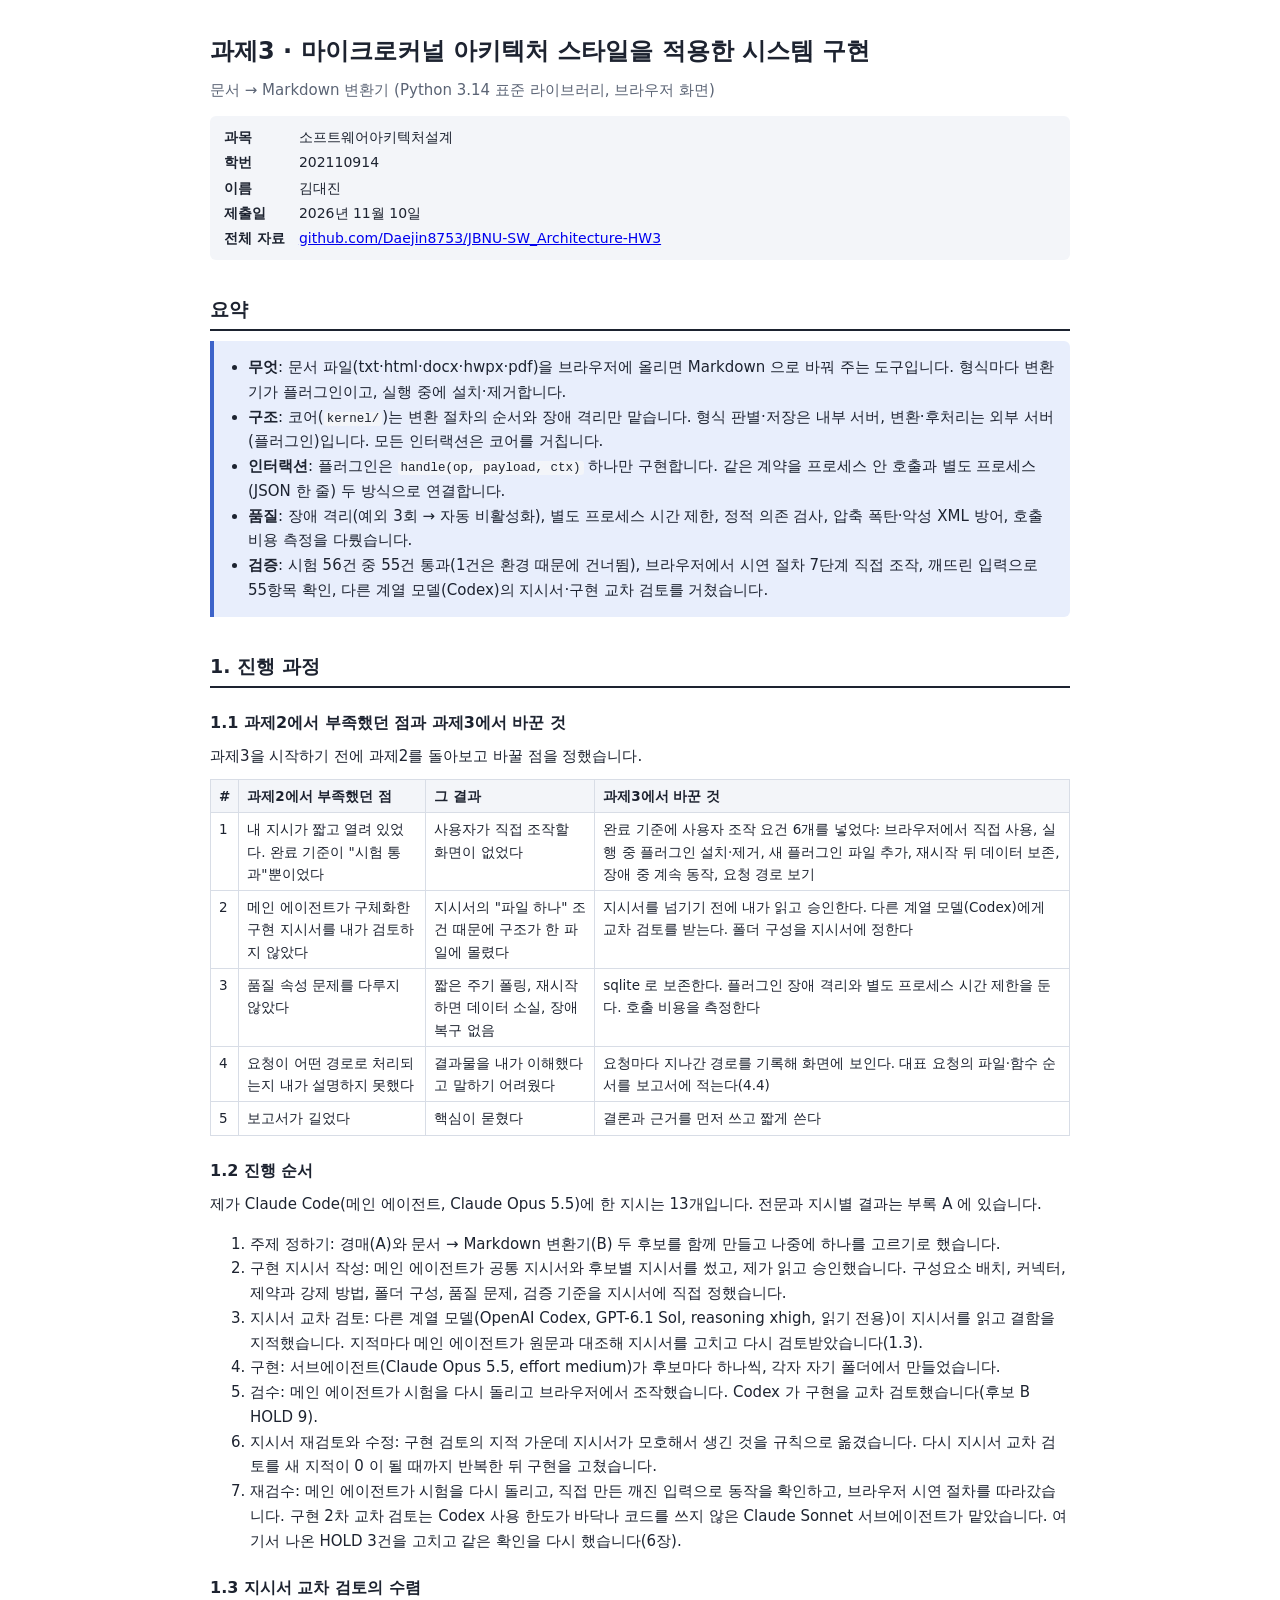
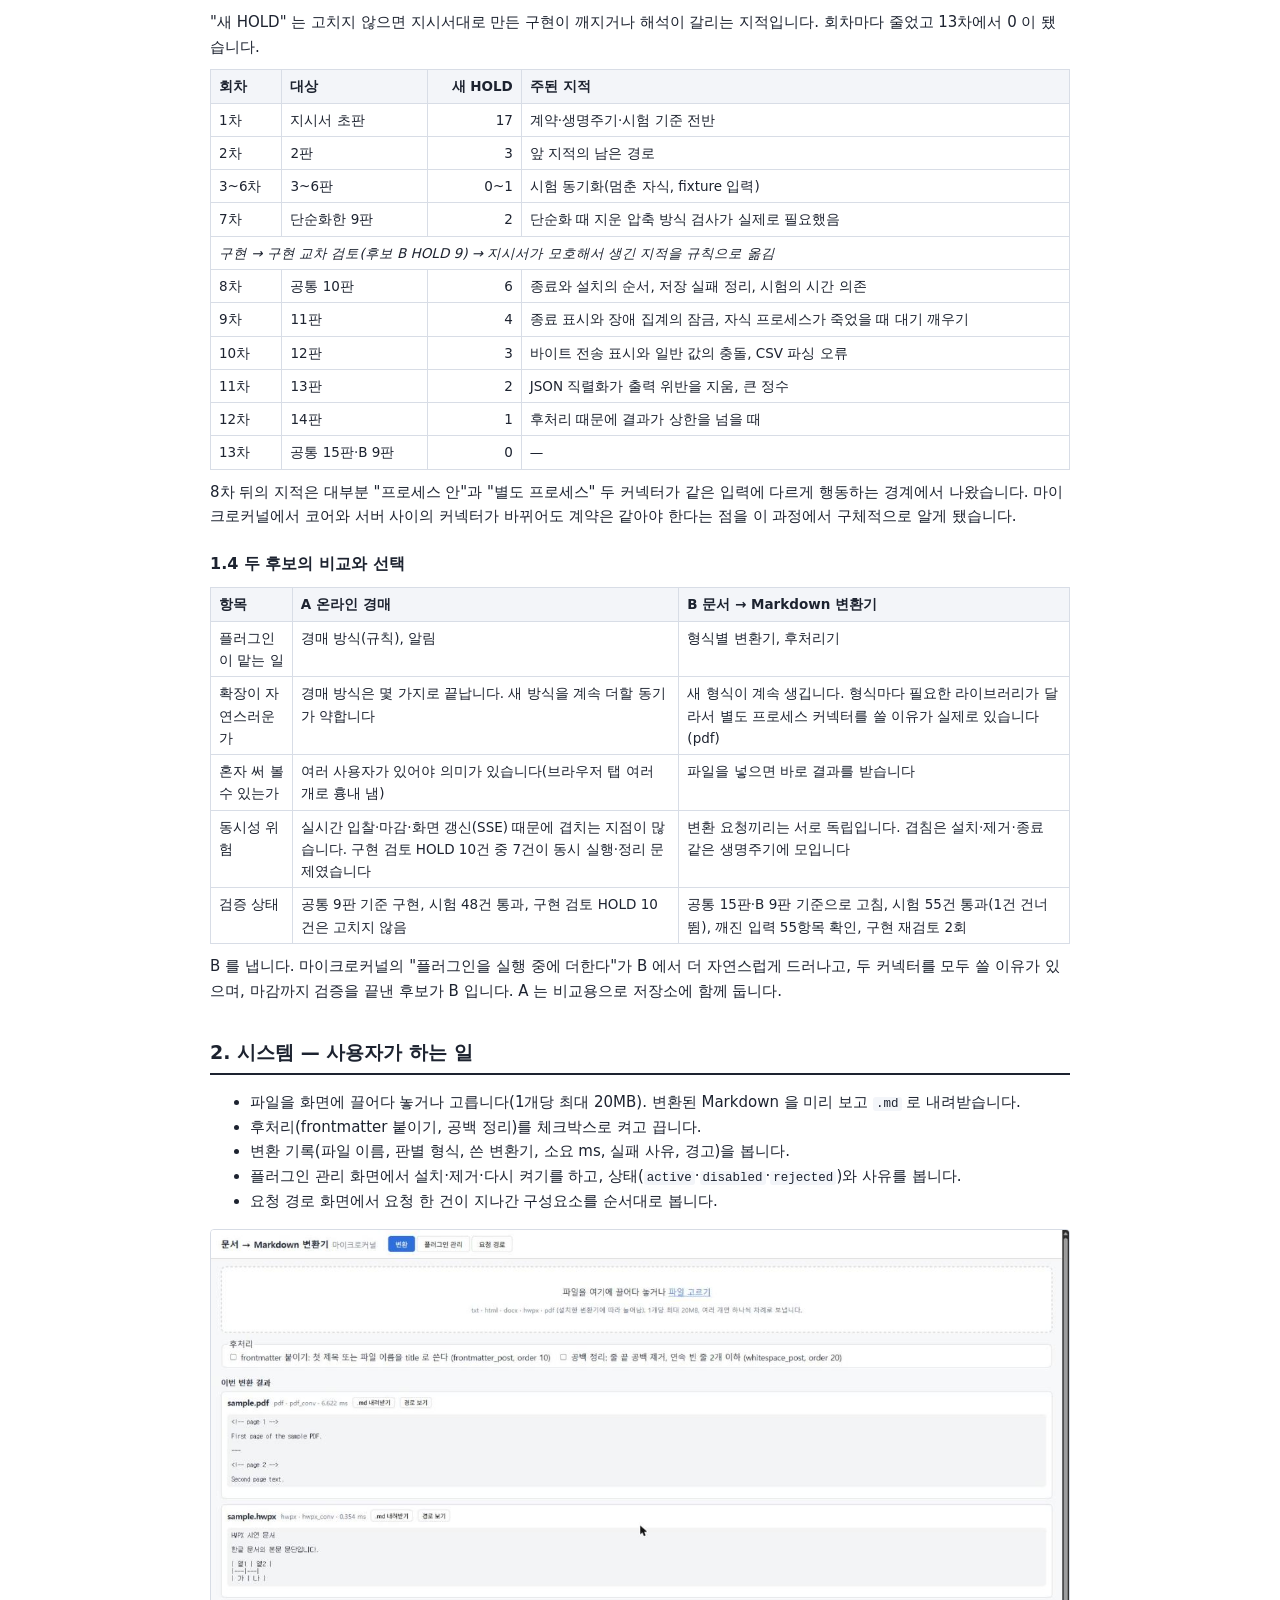
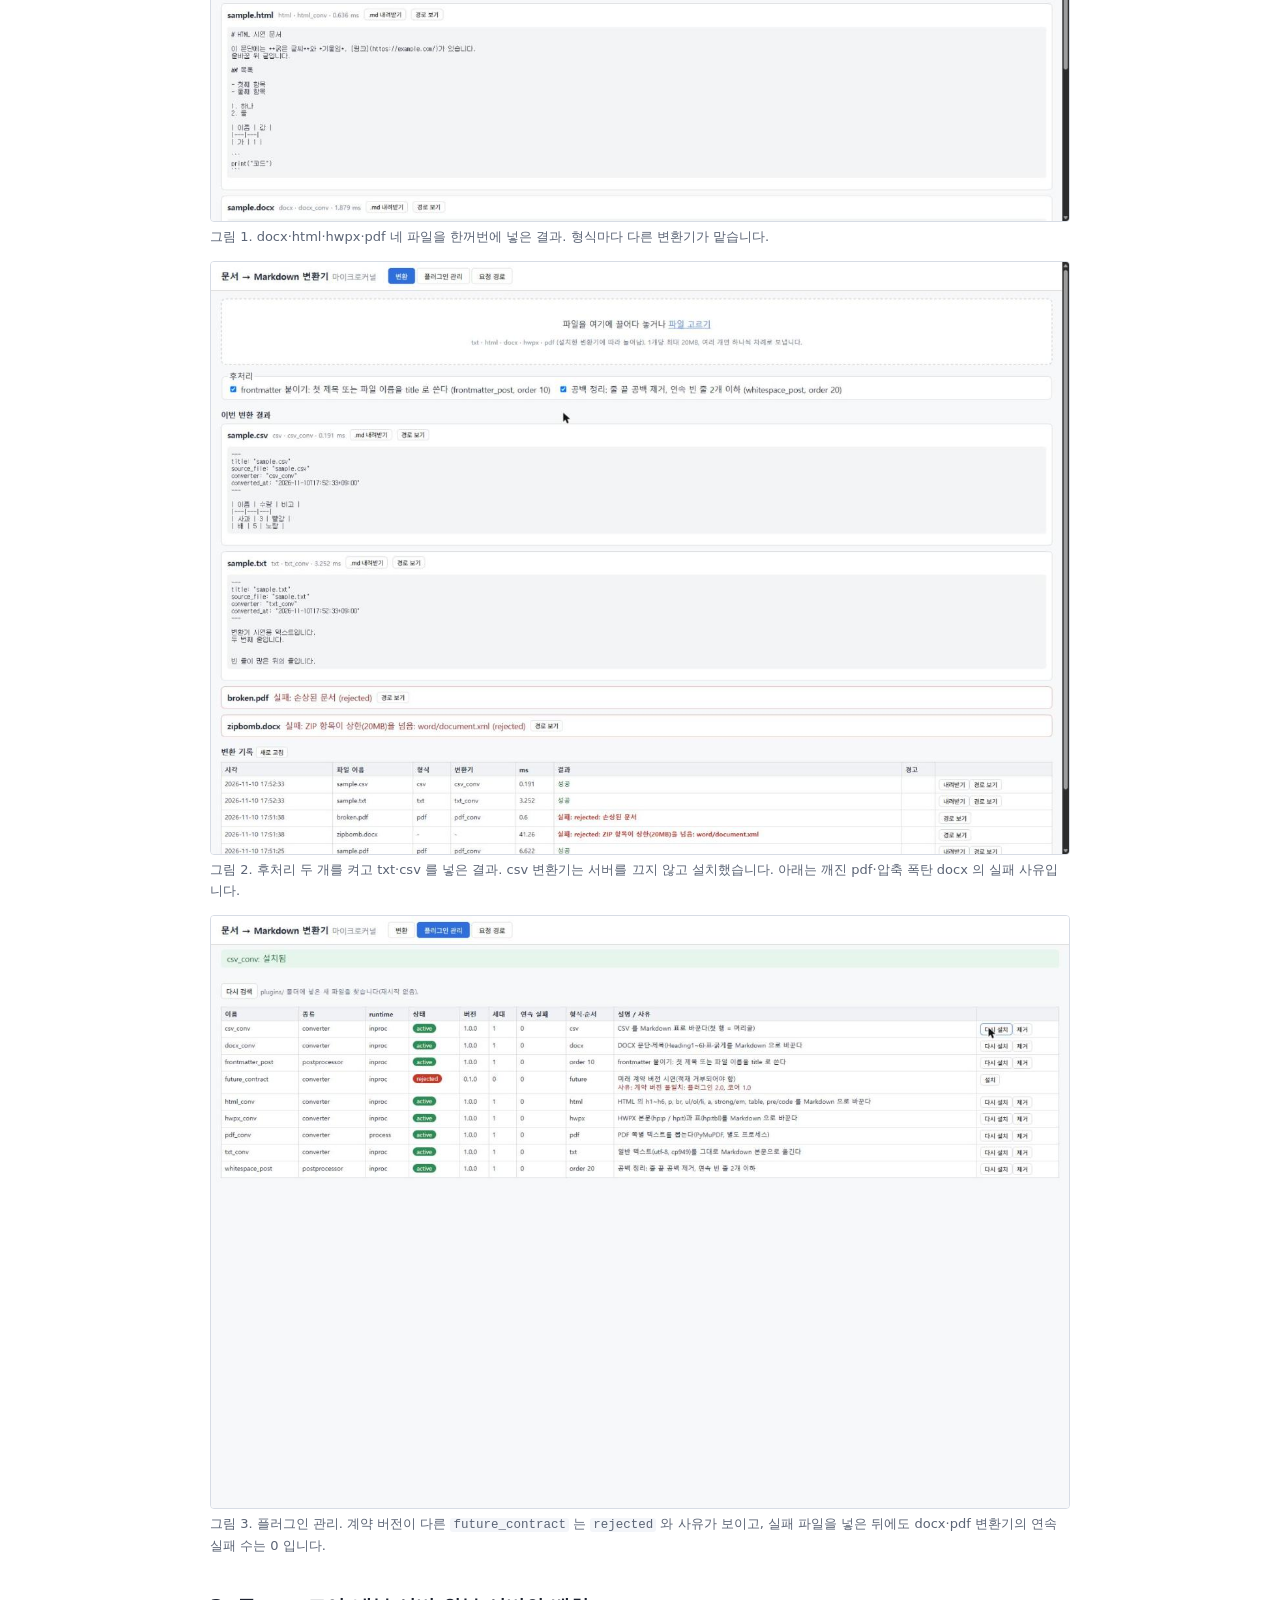
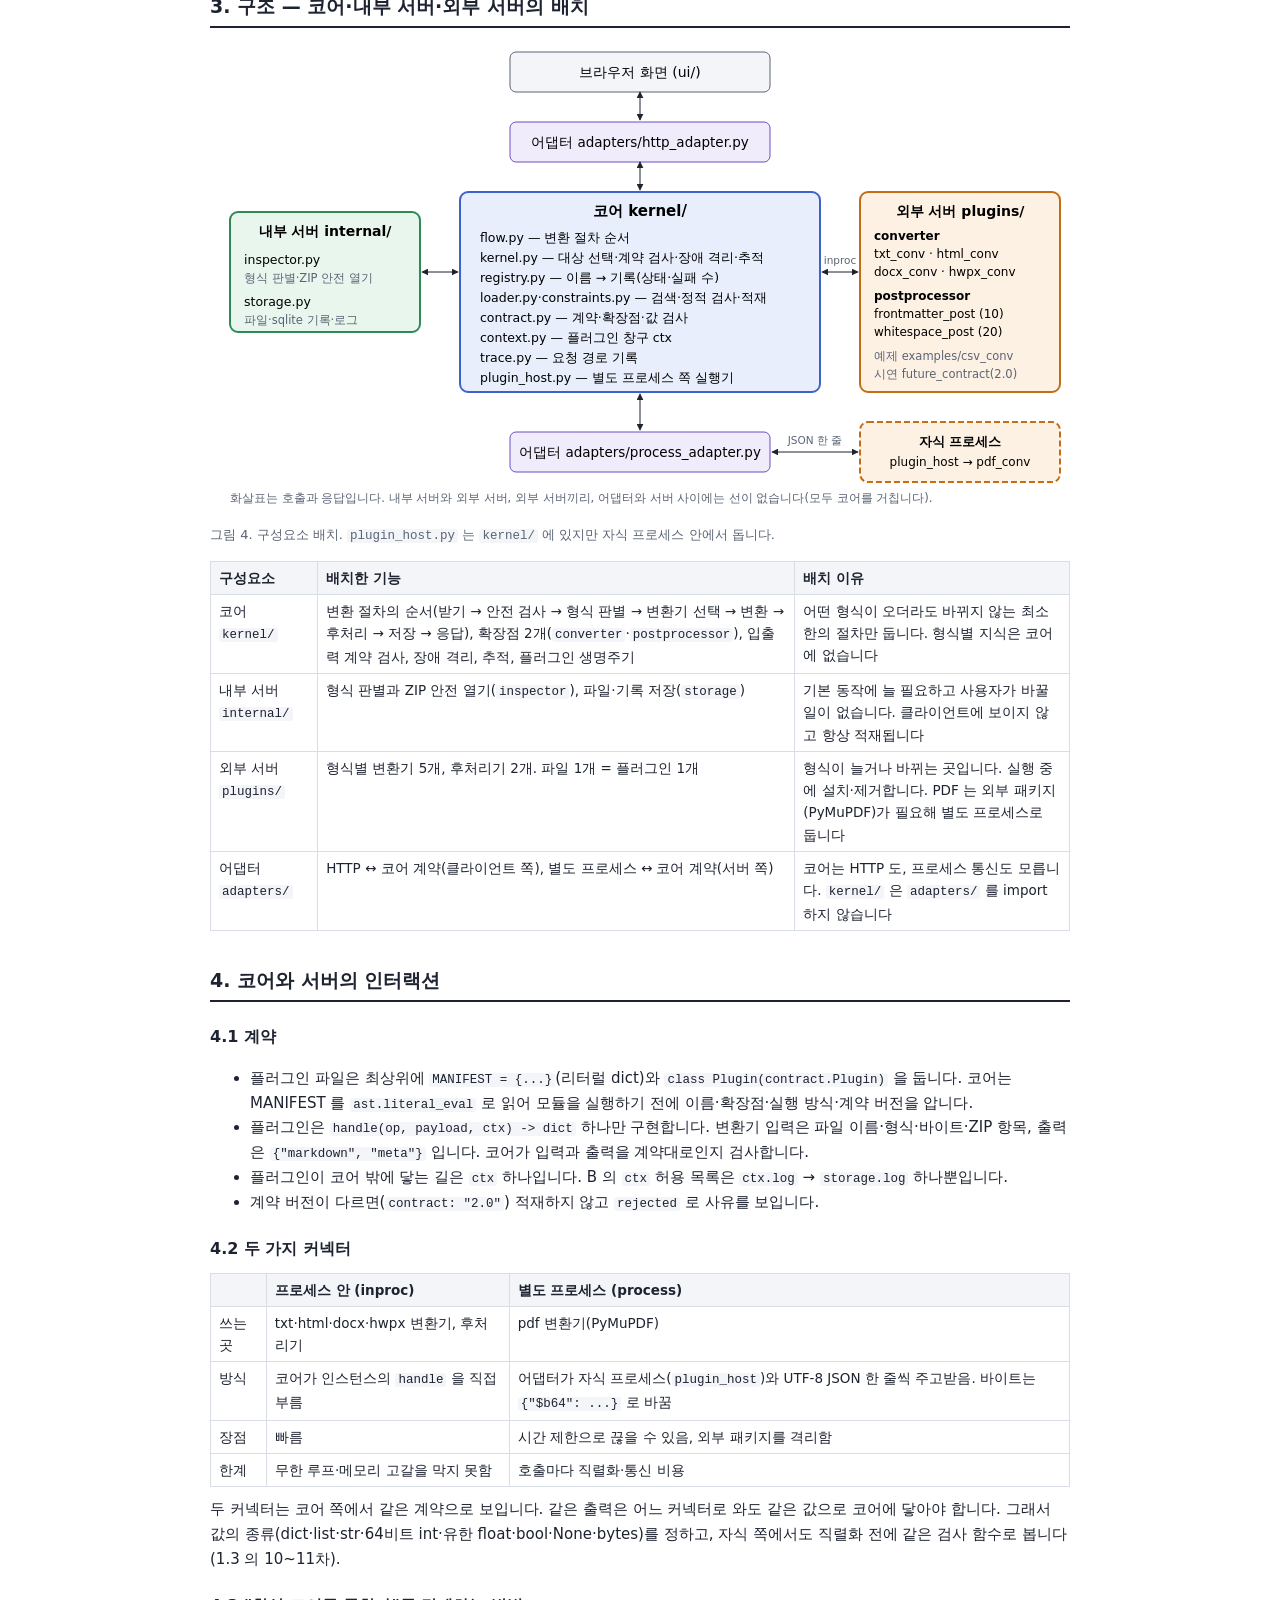
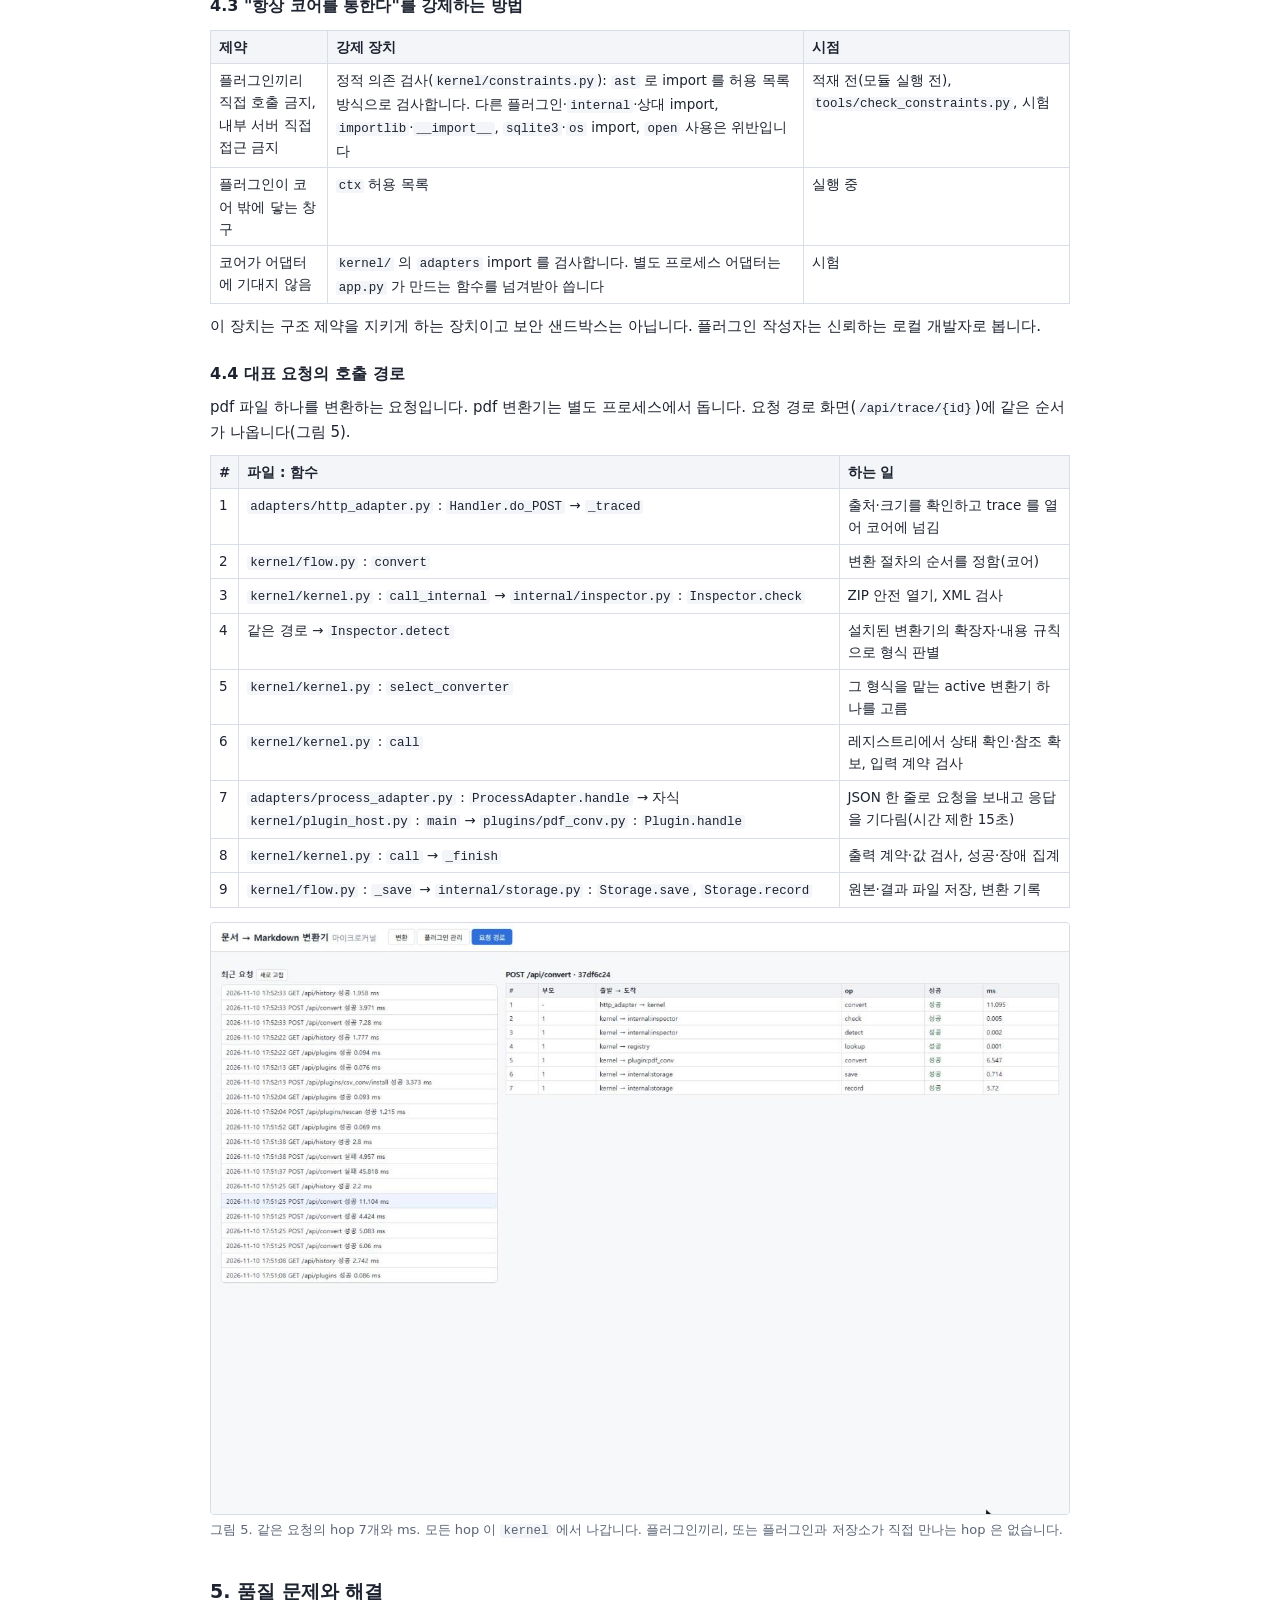
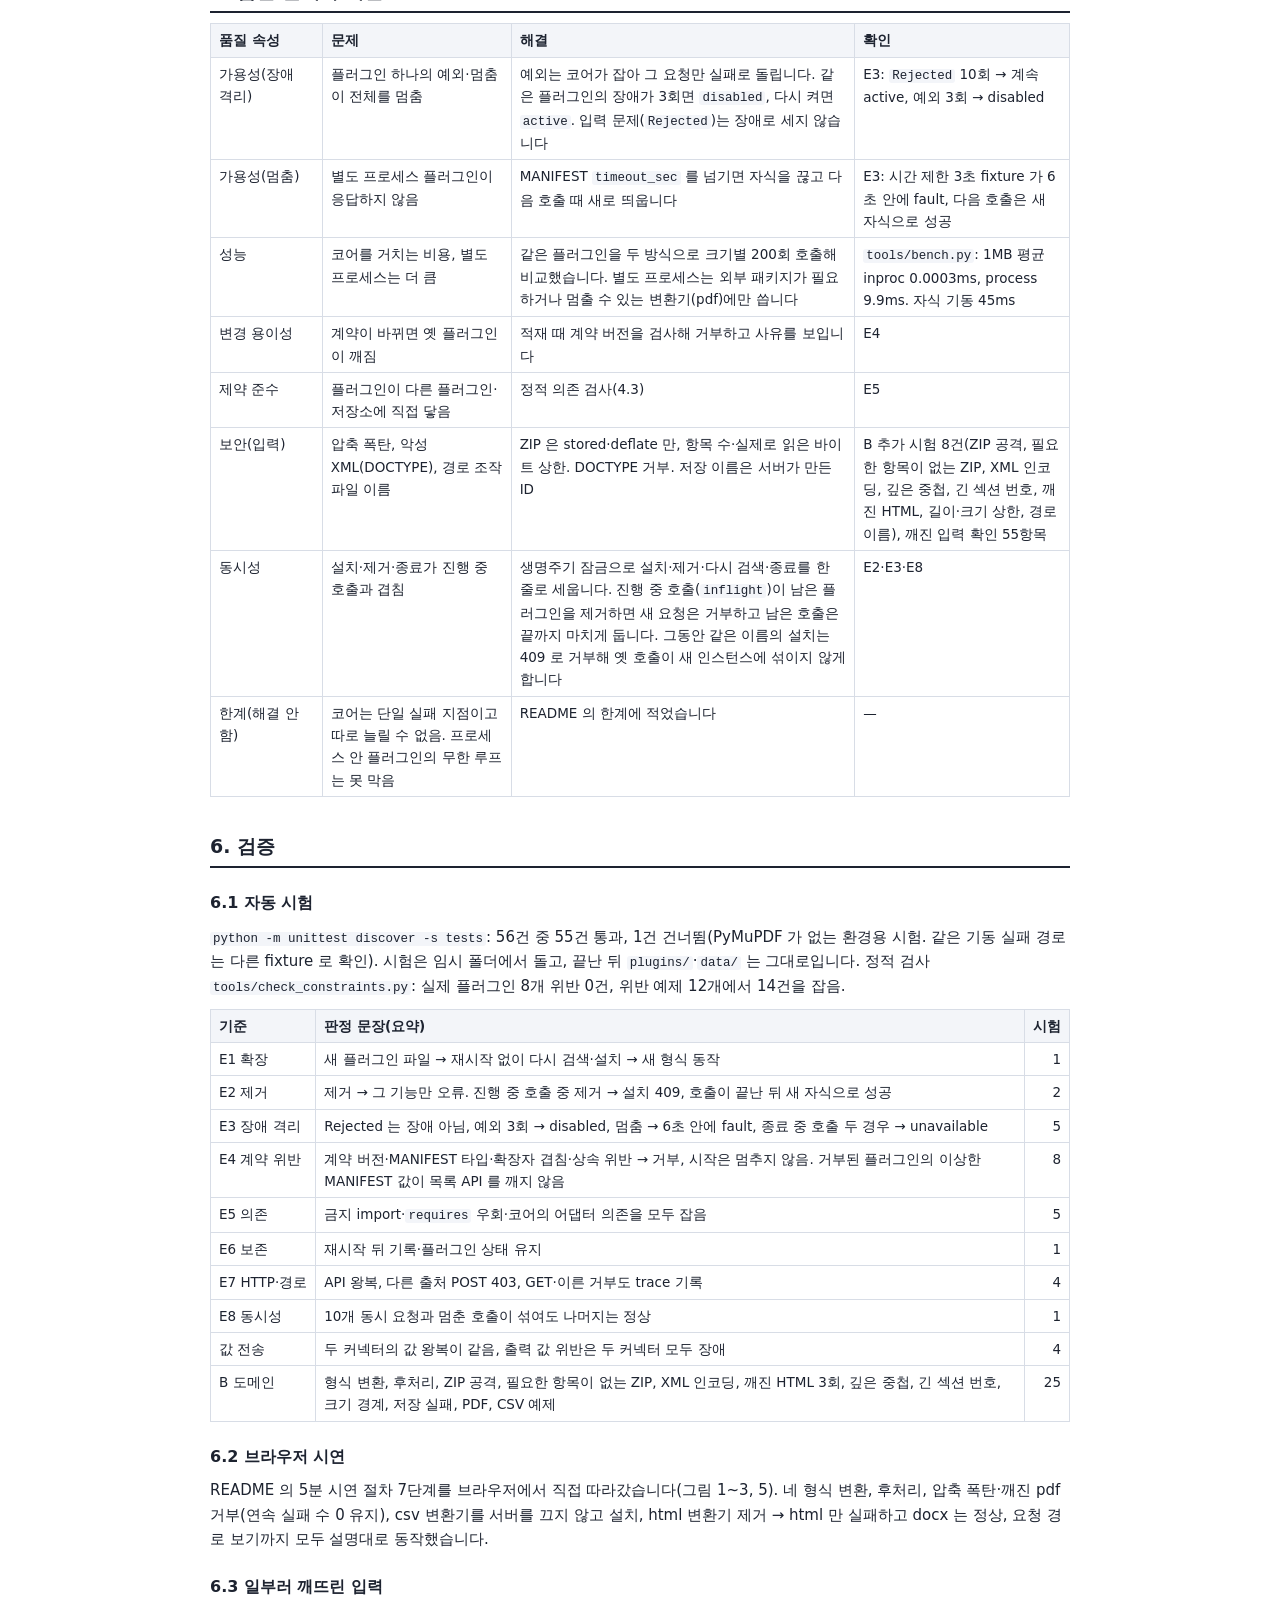
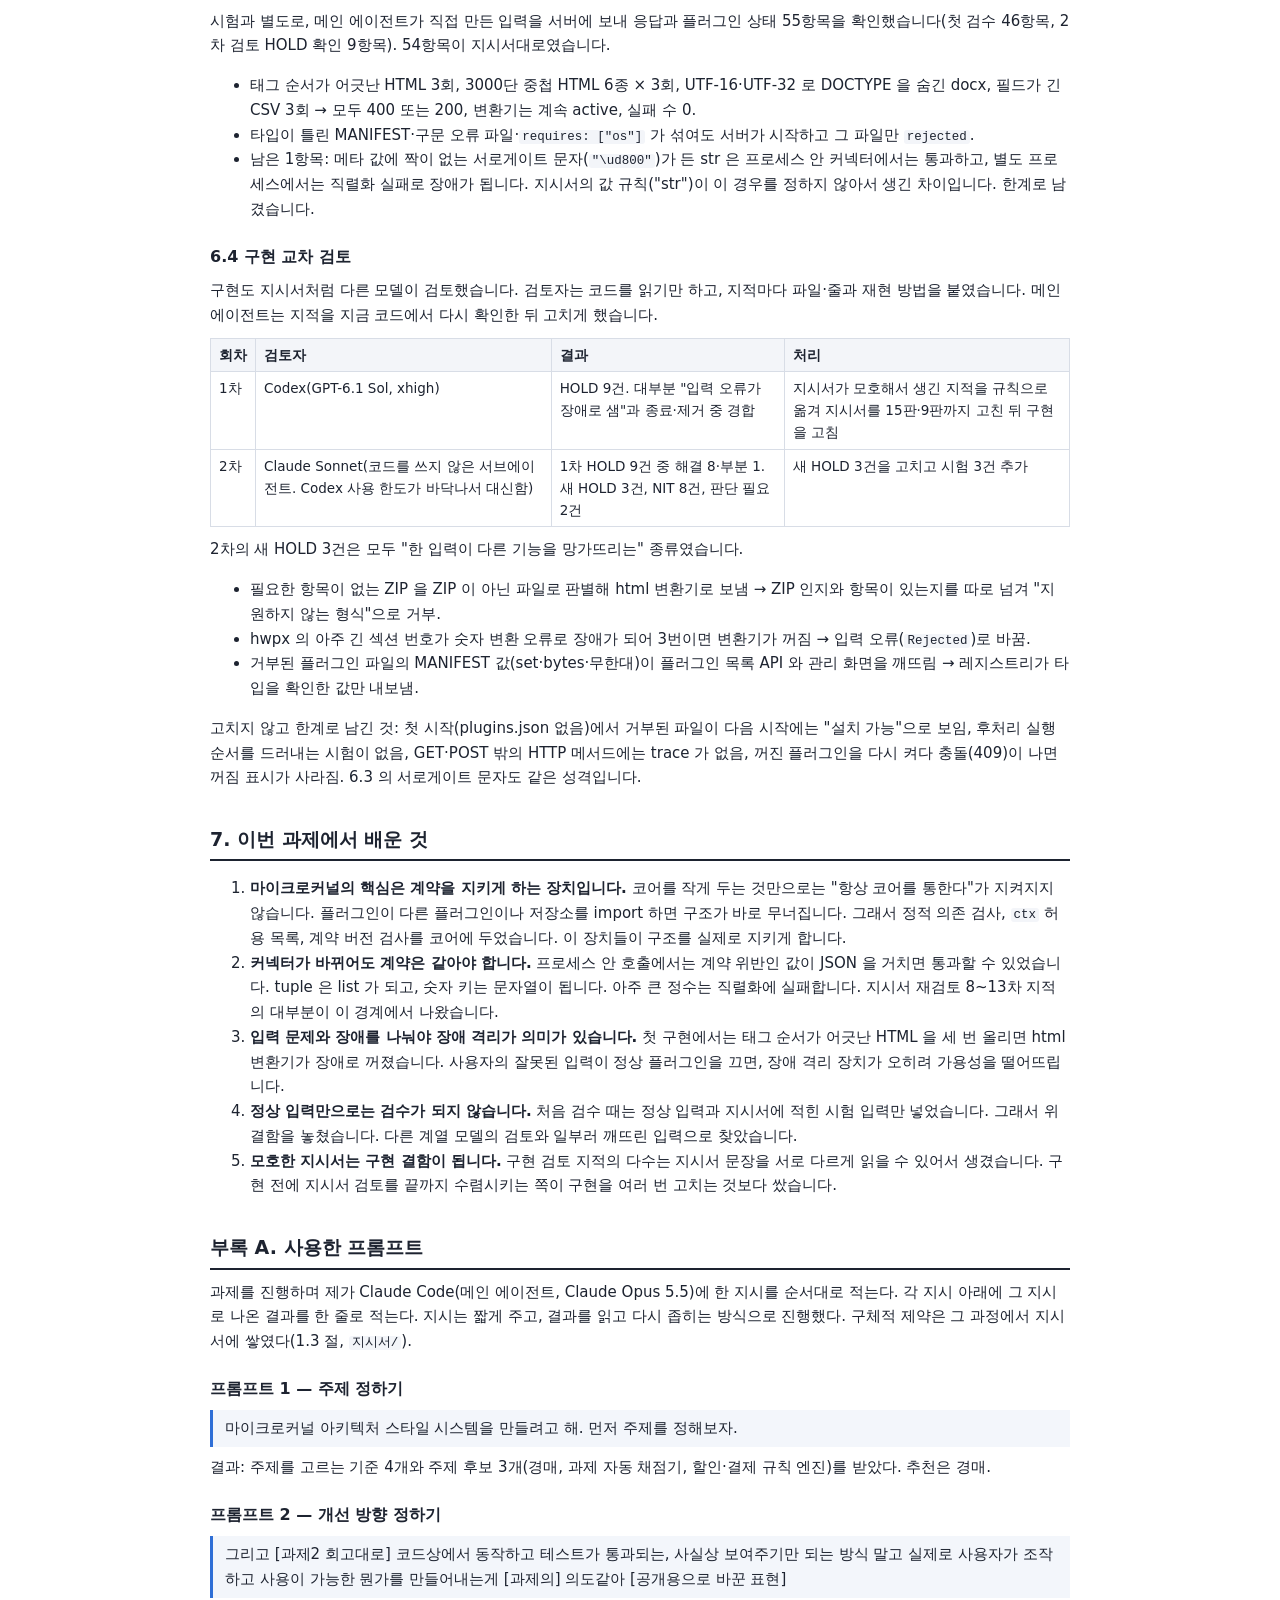
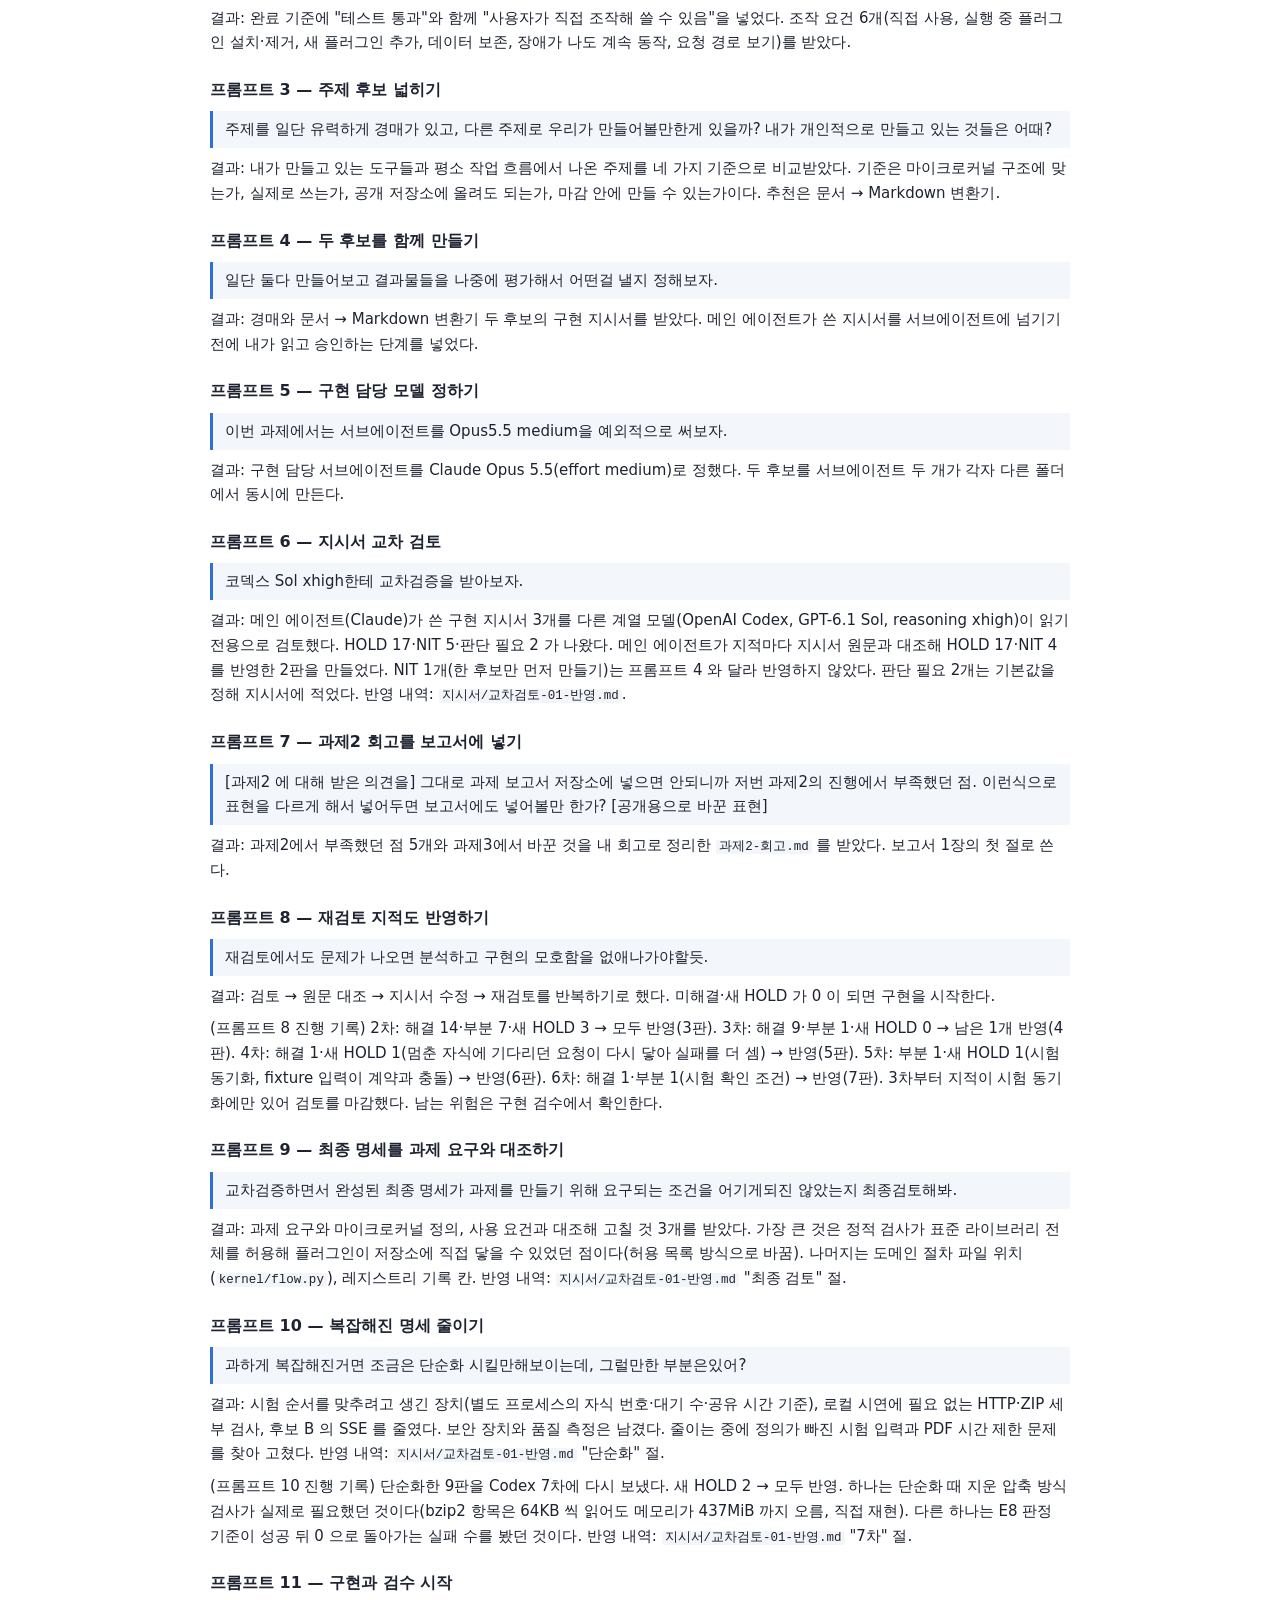
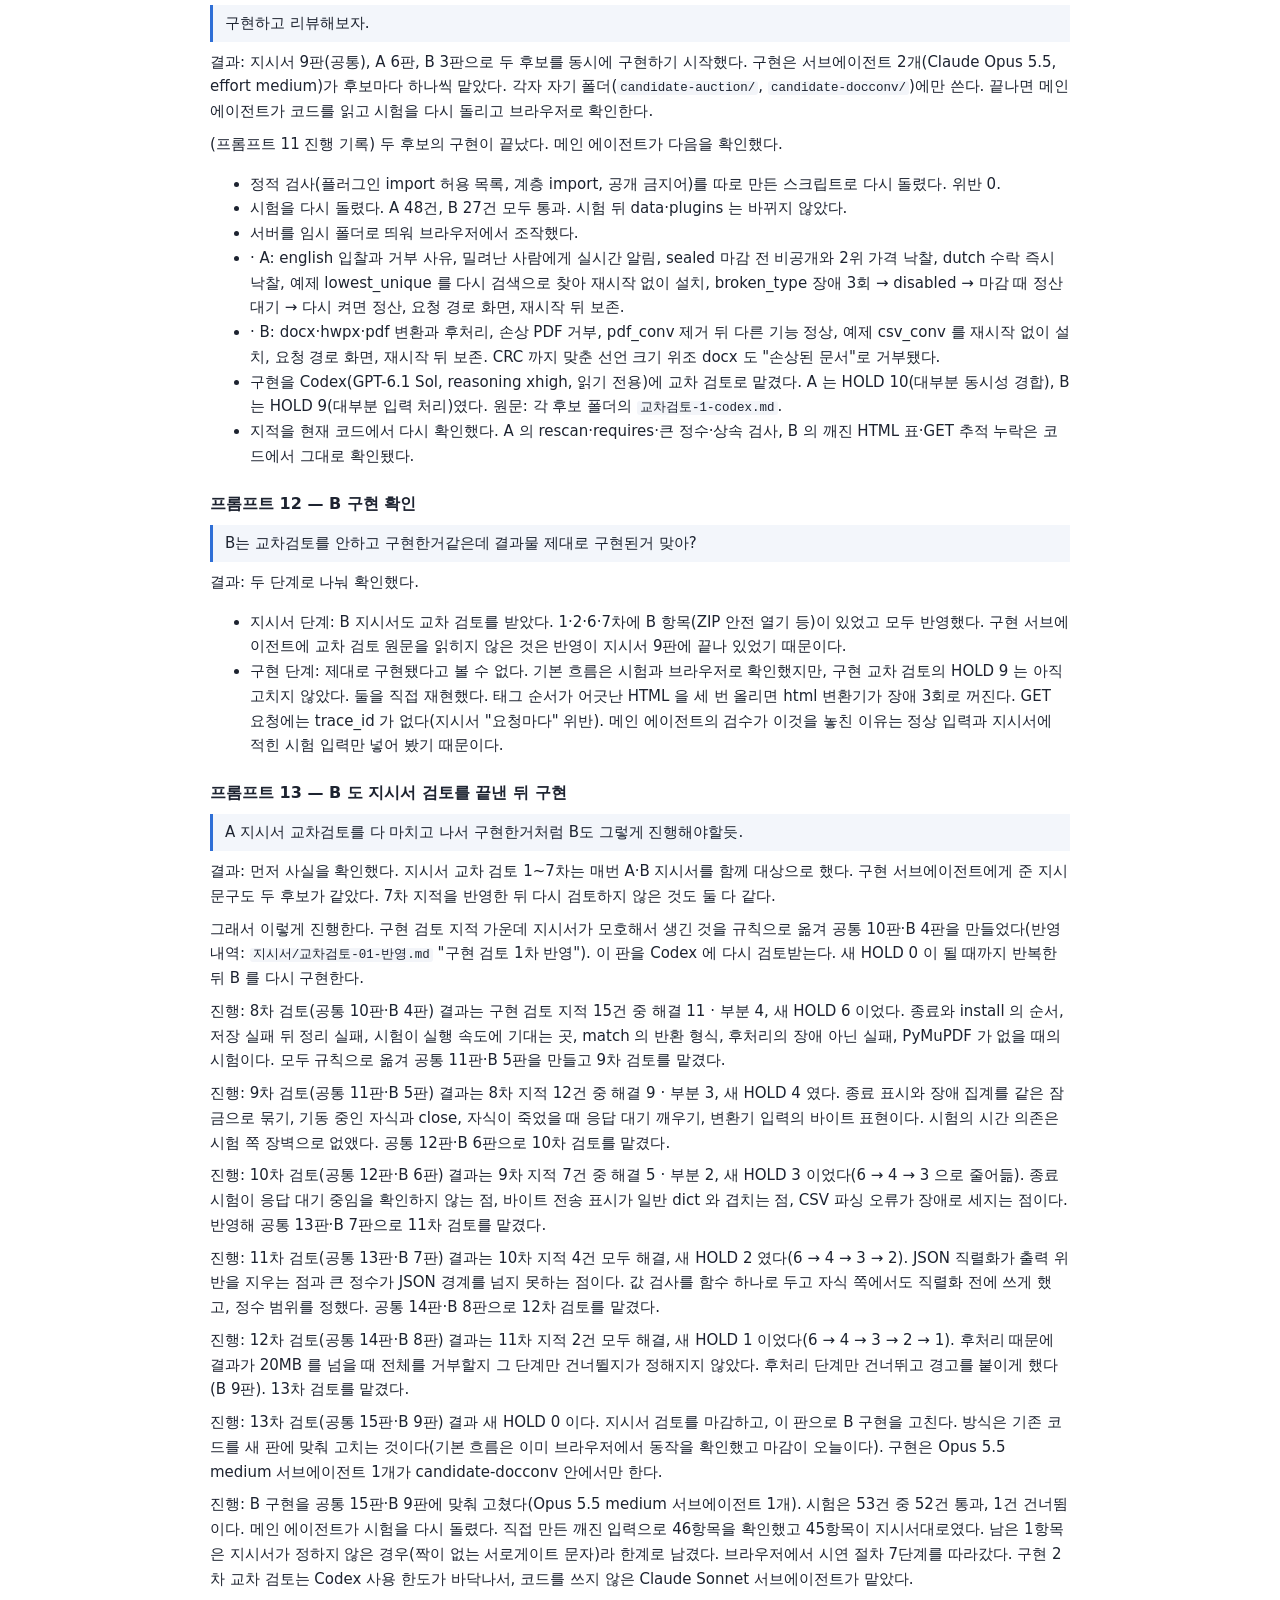
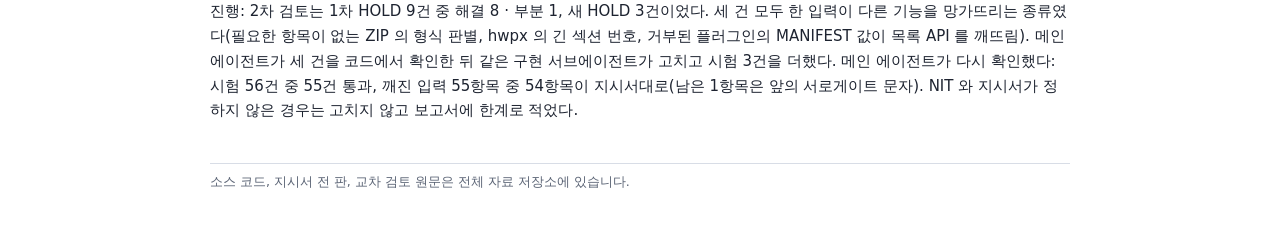
<file: report.html>
<!doctype html>
<html lang="ko" data-theme="light">
<head>
<meta charset="utf-8">
<meta name="viewport" content="width=device-width, initial-scale=1">
<title>과제3 마이크로커널 보고서</title>
<style>
:root {
  --bg: #ffffff; --fg: #1d2330; --muted: #5b6475; --line: #d8dde6; --soft: #f3f5f9;
  --core: #e8eefc; --core-line: #3d63c9; --int: #e9f6ee; --int-line: #2f8a55;
  --ext: #fdf1e4; --ext-line: #c46d14; --adp: #f1ecfb; --adp-line: #6d4cc2; --bad: #b3261e; --ok: #1f7a3f;
}
* { box-sizing: border-box; }
body { margin: 0; background: var(--bg); color: var(--fg); font: 15px/1.65 "Malgun Gothic", "Apple SD Gothic Neo", system-ui, sans-serif; }
main { max-width: 900px; margin: 0 auto; padding: 32px 20px 56px; }
h1 { font-size: 24px; margin: 0 0 6px; }
h2 { font-size: 19px; margin: 34px 0 10px; padding-bottom: 4px; border-bottom: 2px solid var(--fg); }
h3 { font-size: 16px; margin: 22px 0 8px; }
p { margin: 8px 0; }
.sub { color: var(--muted); margin: 0 0 14px; }
.meta { display: grid; grid-template-columns: max-content 1fr; gap: 2px 14px; font-size: 14px; background: var(--soft); padding: 10px 14px; border-radius: 6px; }
.meta b { font-weight: 600; }
.summary { border-left: 4px solid var(--core-line); background: var(--core); padding: 10px 14px; border-radius: 0 6px 6px 0; }
.summary ul { margin: 4px 0; padding-left: 20px; }
table { border-collapse: collapse; width: 100%; margin: 10px 0; font-size: 13.5px; }
th, td { border: 1px solid var(--line); padding: 5px 8px; text-align: left; vertical-align: top; }
th { background: var(--soft); font-weight: 600; }
td.num, th.num { text-align: right; white-space: nowrap; }
code { font-family: Consolas, "D2Coding", monospace; font-size: 12.5px; background: var(--soft); padding: 0 3px; border-radius: 3px; }
pre { font-family: Consolas, "D2Coding", monospace; font-size: 12.5px; background: var(--soft); padding: 10px 12px; border-radius: 6px; overflow-x: auto; white-space: pre-wrap; }
figure { margin: 14px 0; }
table.qa { table-layout: fixed; width: 100%; }
table.nw1 td:first-child, table.nw1 th:first-child { white-space: nowrap; }
table.qa td:first-child { word-break: keep-all; }
figure img { display: block; max-width: 100%; border: 1px solid #d7dce5; border-radius: 4px; }
blockquote.prompt { margin: 6px 0; padding: 6px 12px; border-left: 3px solid #2f6fd6; background: #f3f6fb; }
figcaption { font-size: 13px; color: var(--muted); margin-top: 4px; }
svg text { font-family: "Malgun Gothic", system-ui, sans-serif; }
mark.todo { background: #fff2a8; color: #5a4a00; padding: 0 4px; border-radius: 3px; font-size: 13px; }
ol.path { padding-left: 22px; }
ol.path li { margin: 2px 0; }
.bar { display: inline-block; height: 10px; background: var(--core-line); border-radius: 2px; vertical-align: middle; }
footer { margin-top: 40px; font-size: 12.5px; color: var(--muted); border-top: 1px solid var(--line); padding-top: 8px; }
@page { size: A4; margin: 12mm 11mm; }
@media print {
  html { zoom: 0.8; }
  * { -webkit-print-color-adjust: exact !important; print-color-adjust: exact !important; }
  main { max-width: none; padding: 0; }
  figure, table, tr, .summary, pre { break-inside: avoid; }
  h1, h2, h3 { break-after: avoid; }
  footer { break-before: avoid; }
}
</style>
</head>
<body>
<main>

<h1>과제3 · 마이크로커널 아키텍처 스타일을 적용한 시스템 구현</h1>
<p class="sub">문서 → Markdown 변환기 (Python 3.14 표준 라이브러리, 브라우저 화면)</p>
<div class="meta">
  <b>과목</b><span>소프트웨어아키텍처설계</span>
  <b>학번</b><span>202110914</span>
  <b>이름</b><span>김대진</span>
  <b>제출일</b><span>2026년 11월 10일</span>
  <b>전체 자료</b><span><a href="https://github.com/Daejin8753/JBNU-SW_Architecture-HW3">github.com/Daejin8753/JBNU-SW_Architecture-HW3</a></span>
</div>

<h2>요약</h2>
<div class="summary">
<ul>
  <li><b>무엇</b>: 문서 파일(txt·html·docx·hwpx·pdf)을 브라우저에 올리면 Markdown 으로 바꿔 주는 도구입니다. 형식마다 변환기가 플러그인이고, 실행 중에 설치·제거합니다.</li>
  <li><b>구조</b>: 코어(<code>kernel/</code>)는 변환 절차의 순서와 장애 격리만 맡습니다. 형식 판별·저장은 내부 서버, 변환·후처리는 외부 서버(플러그인)입니다. 모든 인터랙션은 코어를 거칩니다.</li>
  <li><b>인터랙션</b>: 플러그인은 <code>handle(op, payload, ctx)</code> 하나만 구현합니다. 같은 계약을 프로세스 안 호출과 별도 프로세스(JSON 한 줄) 두 방식으로 연결합니다.</li>
  <li><b>품질</b>: 장애 격리(예외 3회 → 자동 비활성화), 별도 프로세스 시간 제한, 정적 의존 검사, 압축 폭탄·악성 XML 방어, 호출 비용 측정을 다뤘습니다.</li>
  <li><b>검증</b>: 시험 56건 중 55건 통과(1건은 환경 때문에 건너뜀), 브라우저에서 시연 절차 7단계 직접 조작, 깨뜨린 입력으로 55항목 확인, 다른 계열 모델(Codex)의 지시서·구현 교차 검토를 거쳤습니다.</li>
</ul>
</div>

<h2>1. 진행 과정</h2>

<h3>1.1 과제2에서 부족했던 점과 과제3에서 바꾼 것</h3>
<p>과제3을 시작하기 전에 과제2를 돌아보고 바꿀 점을 정했습니다.</p>
<table>
<tr><th>#</th><th>과제2에서 부족했던 점</th><th>그 결과</th><th>과제3에서 바꾼 것</th></tr>
<tr><td>1</td><td>내 지시가 짧고 열려 있었다. 완료 기준이 "시험 통과"뿐이었다</td><td>사용자가 직접 조작할 화면이 없었다</td><td>완료 기준에 사용자 조작 요건 6개를 넣었다: 브라우저에서 직접 사용, 실행 중 플러그인 설치·제거, 새 플러그인 파일 추가, 재시작 뒤 데이터 보존, 장애 중 계속 동작, 요청 경로 보기</td></tr>
<tr><td>2</td><td>메인 에이전트가 구체화한 구현 지시서를 내가 검토하지 않았다</td><td>지시서의 "파일 하나" 조건 때문에 구조가 한 파일에 몰렸다</td><td>지시서를 넘기기 전에 내가 읽고 승인한다. 다른 계열 모델(Codex)에게 교차 검토를 받는다. 폴더 구성을 지시서에 정한다</td></tr>
<tr><td>3</td><td>품질 속성 문제를 다루지 않았다</td><td>짧은 주기 폴링, 재시작하면 데이터 소실, 장애 복구 없음</td><td>sqlite 로 보존한다. 플러그인 장애 격리와 별도 프로세스 시간 제한을 둔다. 호출 비용을 측정한다</td></tr>
<tr><td>4</td><td>요청이 어떤 경로로 처리되는지 내가 설명하지 못했다</td><td>결과물을 내가 이해했다고 말하기 어려웠다</td><td>요청마다 지나간 경로를 기록해 화면에 보인다. 대표 요청의 파일·함수 순서를 보고서에 적는다(4.4)</td></tr>
<tr><td>5</td><td>보고서가 길었다</td><td>핵심이 묻혔다</td><td>결론과 근거를 먼저 쓰고 짧게 쓴다</td></tr>
</table>

<h3>1.2 진행 순서</h3>
<p>제가 Claude Code(메인 에이전트, Claude Opus 5.5)에 한 지시는 13개입니다. 전문과 지시별 결과는 부록 A 에 있습니다.</p>
<ol>
  <li>주제 정하기: 경매(A)와 문서 → Markdown 변환기(B) 두 후보를 함께 만들고 나중에 하나를 고르기로 했습니다.</li>
  <li>구현 지시서 작성: 메인 에이전트가 공통 지시서와 후보별 지시서를 썼고, 제가 읽고 승인했습니다. 구성요소 배치, 커넥터, 제약과 강제 방법, 폴더 구성, 품질 문제, 검증 기준을 지시서에 직접 정했습니다.</li>
  <li>지시서 교차 검토: 다른 계열 모델(OpenAI Codex, GPT-6.1 Sol, reasoning xhigh, 읽기 전용)이 지시서를 읽고 결함을 지적했습니다. 지적마다 메인 에이전트가 원문과 대조해 지시서를 고치고 다시 검토받았습니다(1.3).</li>
  <li>구현: 서브에이전트(Claude Opus 5.5, effort medium)가 후보마다 하나씩, 각자 자기 폴더에서 만들었습니다.</li>
  <li>검수: 메인 에이전트가 시험을 다시 돌리고 브라우저에서 조작했습니다. Codex 가 구현을 교차 검토했습니다(후보 B HOLD 9).</li>
  <li>지시서 재검토와 수정: 구현 검토의 지적 가운데 지시서가 모호해서 생긴 것을 규칙으로 옮겼습니다. 다시 지시서 교차 검토를 새 지적이 0 이 될 때까지 반복한 뒤 구현을 고쳤습니다.</li>
  <li>재검수: 메인 에이전트가 시험을 다시 돌리고, 직접 만든 깨진 입력으로 동작을 확인하고, 브라우저 시연 절차를 따라갔습니다. 구현 2차 교차 검토는 Codex 사용 한도가 바닥나 코드를 쓰지 않은 Claude Sonnet 서브에이전트가 맡았습니다. 여기서 나온 HOLD 3건을 고치고 같은 확인을 다시 했습니다(6장).</li>
</ol>

<h3>1.3 지시서 교차 검토의 수렴</h3>
<p>"새 HOLD" 는 고치지 않으면 지시서대로 만든 구현이 깨지거나 해석이 갈리는 지적입니다. 회차마다 줄었고 13차에서 0 이 됐습니다.</p>
<table>
<tr><th>회차</th><th>대상</th><th class="num">새 HOLD</th><th>주된 지적</th></tr>
<tr><td>1차</td><td>지시서 초판</td><td class="num">17</td><td>계약·생명주기·시험 기준 전반</td></tr>
<tr><td>2차</td><td>2판</td><td class="num">3</td><td>앞 지적의 남은 경로</td></tr>
<tr><td>3~6차</td><td>3~6판</td><td class="num">0~1</td><td>시험 동기화(멈춘 자식, fixture 입력)</td></tr>
<tr><td>7차</td><td>단순화한 9판</td><td class="num">2</td><td>단순화 때 지운 압축 방식 검사가 실제로 필요했음</td></tr>
<tr><td colspan="4"><i>구현 → 구현 교차 검토(후보 B HOLD 9) → 지시서가 모호해서 생긴 지적을 규칙으로 옮김</i></td></tr>
<tr><td>8차</td><td>공통 10판</td><td class="num">6</td><td>종료와 설치의 순서, 저장 실패 정리, 시험의 시간 의존</td></tr>
<tr><td>9차</td><td>11판</td><td class="num">4</td><td>종료 표시와 장애 집계의 잠금, 자식 프로세스가 죽었을 때 대기 깨우기</td></tr>
<tr><td>10차</td><td>12판</td><td class="num">3</td><td>바이트 전송 표시와 일반 값의 충돌, CSV 파싱 오류</td></tr>
<tr><td>11차</td><td>13판</td><td class="num">2</td><td>JSON 직렬화가 출력 위반을 지움, 큰 정수</td></tr>
<tr><td>12차</td><td>14판</td><td class="num">1</td><td>후처리 때문에 결과가 상한을 넘을 때</td></tr>
<tr><td>13차</td><td>공통 15판·B 9판</td><td class="num">0</td><td>—</td></tr>
</table>
<p>8차 뒤의 지적은 대부분 "프로세스 안"과 "별도 프로세스" 두 커넥터가 같은 입력에 다르게 행동하는 경계에서 나왔습니다. 마이크로커널에서 코어와 서버 사이의 커넥터가 바뀌어도 계약은 같아야 한다는 점을 이 과정에서 구체적으로 알게 됐습니다.</p>

<h3>1.4 두 후보의 비교와 선택</h3>
<table>
<tr><th>항목</th><th>A 온라인 경매</th><th>B 문서 → Markdown 변환기</th></tr>
<tr><td>플러그인이 맡는 일</td><td>경매 방식(규칙), 알림</td><td>형식별 변환기, 후처리기</td></tr>
<tr><td>확장이 자연스러운가</td><td>경매 방식은 몇 가지로 끝납니다. 새 방식을 계속 더할 동기가 약합니다</td><td>새 형식이 계속 생깁니다. 형식마다 필요한 라이브러리가 달라서 별도 프로세스 커넥터를 쓸 이유가 실제로 있습니다(pdf)</td></tr>
<tr><td>혼자 써 볼 수 있는가</td><td>여러 사용자가 있어야 의미가 있습니다(브라우저 탭 여러 개로 흉내 냄)</td><td>파일을 넣으면 바로 결과를 받습니다</td></tr>
<tr><td>동시성 위험</td><td>실시간 입찰·마감·화면 갱신(SSE) 때문에 겹치는 지점이 많습니다. 구현 검토 HOLD 10건 중 7건이 동시 실행·정리 문제였습니다</td><td>변환 요청끼리는 서로 독립입니다. 겹침은 설치·제거·종료 같은 생명주기에 모입니다</td></tr>
<tr><td>검증 상태</td><td>공통 9판 기준 구현, 시험 48건 통과, 구현 검토 HOLD 10건은 고치지 않음</td><td>공통 15판·B 9판 기준으로 고침, 시험 55건 통과(1건 건너뜀), 깨진 입력 55항목 확인, 구현 재검토 2회</td></tr>
</table>
<p>B 를 냅니다. 마이크로커널의 "플러그인을 실행 중에 더한다"가 B 에서 더 자연스럽게 드러나고, 두 커넥터를 모두 쓸 이유가 있으며, 마감까지 검증을 끝낸 후보가 B 입니다. A 는 비교용으로 저장소에 함께 둡니다.</p>

<h2>2. 시스템 — 사용자가 하는 일</h2>
<ul>
  <li>파일을 화면에 끌어다 놓거나 고릅니다(1개당 최대 20MB). 변환된 Markdown 을 미리 보고 <code>.md</code> 로 내려받습니다.</li>
  <li>후처리(frontmatter 붙이기, 공백 정리)를 체크박스로 켜고 끕니다.</li>
  <li>변환 기록(파일 이름, 판별 형식, 쓴 변환기, 소요 ms, 실패 사유, 경고)을 봅니다.</li>
  <li>플러그인 관리 화면에서 설치·제거·다시 켜기를 하고, 상태(<code>active</code>·<code>disabled</code>·<code>rejected</code>)와 사유를 봅니다.</li>
  <li>요청 경로 화면에서 요청 한 건이 지나간 구성요소를 순서대로 봅니다.</li>
</ul>
<figure><img src="capture/1-변환-4형식.jpg" alt="변환 화면"><figcaption>그림 1. docx·html·hwpx·pdf 네 파일을 한꺼번에 넣은 결과. 형식마다 다른 변환기가 맡습니다.</figcaption></figure>
<figure><img src="capture/2-후처리-csv-hot-install-후.jpg" alt="후처리와 CSV"><figcaption>그림 2. 후처리 두 개를 켜고 txt·csv 를 넣은 결과. csv 변환기는 서버를 끄지 않고 설치했습니다. 아래는 깨진 pdf·압축 폭탄 docx 의 실패 사유입니다.</figcaption></figure>
<figure><img src="capture/3-플러그인-관리.jpg" alt="플러그인 관리"><figcaption>그림 3. 플러그인 관리. 계약 버전이 다른 <code>future_contract</code> 는 <code>rejected</code> 와 사유가 보이고, 실패 파일을 넣은 뒤에도 docx·pdf 변환기의 연속 실패 수는 0 입니다.</figcaption></figure>

<h2>3. 구조 — 코어·내부 서버·외부 서버의 배치</h2>
<figure>
<svg viewBox="0 0 860 470" width="100%" role="img" aria-label="구조도">
  <defs><marker id="ar" viewBox="0 0 10 10" refX="9" refY="5" markerWidth="7" markerHeight="7" orient="auto-start-reverse"><path d="M0,0 L10,5 L0,10 z" fill="#1d2330"/></marker></defs>
  <!-- 클라이언트 -->
  <rect x="300" y="10" width="260" height="40" rx="6" fill="#f3f5f9" stroke="#5b6475"/>
  <text x="430" y="35" text-anchor="middle" font-size="14">브라우저 화면 (ui/)</text>
  <line x1="430" y1="50" x2="430" y2="78" stroke="#1d2330" marker-end="url(#ar)" marker-start="url(#ar)"/>
  <!-- HTTP 어댑터 -->
  <rect x="300" y="80" width="260" height="40" rx="6" fill="var(--adp)" stroke="var(--adp-line)"/>
  <text x="430" y="105" text-anchor="middle" font-size="13.5">어댑터 adapters/http_adapter.py</text>
  <line x1="430" y1="120" x2="430" y2="148" stroke="#1d2330" marker-end="url(#ar)" marker-start="url(#ar)"/>
  <!-- 코어 -->
  <rect x="250" y="150" width="360" height="200" rx="8" fill="var(--core)" stroke="var(--core-line)" stroke-width="2"/>
  <text x="430" y="174" text-anchor="middle" font-size="15" font-weight="700">코어 kernel/</text>
  <text x="270" y="200" font-size="12.5">flow.py — 변환 절차 순서</text>
  <text x="270" y="220" font-size="12.5">kernel.py — 대상 선택·계약 검사·장애 격리·추적</text>
  <text x="270" y="240" font-size="12.5">registry.py — 이름 → 기록(상태·실패 수)</text>
  <text x="270" y="260" font-size="12.5">loader.py·constraints.py — 검색·정적 검사·적재</text>
  <text x="270" y="280" font-size="12.5">contract.py — 계약·확장점·값 검사</text>
  <text x="270" y="300" font-size="12.5">context.py — 플러그인 창구 ctx</text>
  <text x="270" y="320" font-size="12.5">trace.py — 요청 경로 기록</text>
  <text x="270" y="340" font-size="12.5">plugin_host.py — 별도 프로세스 쪽 실행기</text>
  <!-- 내부 서버 -->
  <rect x="20" y="170" width="190" height="120" rx="8" fill="var(--int)" stroke="var(--int-line)" stroke-width="2"/>
  <text x="115" y="194" text-anchor="middle" font-size="14" font-weight="700">내부 서버 internal/</text>
  <text x="34" y="222" font-size="12.5">inspector.py</text>
  <text x="34" y="240" font-size="11.5" fill="#5b6475">형식 판별·ZIP 안전 열기</text>
  <text x="34" y="264" font-size="12.5">storage.py</text>
  <text x="34" y="282" font-size="11.5" fill="#5b6475">파일·sqlite 기록·로그</text>
  <line x1="212" y1="230" x2="248" y2="230" stroke="#1d2330" marker-end="url(#ar)" marker-start="url(#ar)"/>
  <!-- 외부 서버 -->
  <rect x="650" y="150" width="200" height="200" rx="8" fill="var(--ext)" stroke="var(--ext-line)" stroke-width="2"/>
  <text x="750" y="174" text-anchor="middle" font-size="14" font-weight="700">외부 서버 plugins/</text>
  <text x="664" y="198" font-size="12" font-weight="700">converter</text>
  <text x="664" y="216" font-size="12">txt_conv · html_conv</text>
  <text x="664" y="234" font-size="12">docx_conv · hwpx_conv</text>
  <text x="664" y="258" font-size="12" font-weight="700">postprocessor</text>
  <text x="664" y="276" font-size="12">frontmatter_post (10)</text>
  <text x="664" y="294" font-size="12">whitespace_post (20)</text>
  <text x="664" y="318" font-size="11.5" fill="#5b6475">예제 examples/csv_conv</text>
  <text x="664" y="336" font-size="11.5" fill="#5b6475">시연 future_contract(2.0)</text>
  <line x1="612" y1="230" x2="648" y2="230" stroke="#1d2330" marker-end="url(#ar)" marker-start="url(#ar)"/>
  <text x="630" y="222" text-anchor="middle" font-size="10.5" fill="#5b6475">inproc</text>
  <!-- 별도 프로세스 -->
  <rect x="300" y="390" width="260" height="40" rx="6" fill="var(--adp)" stroke="var(--adp-line)"/>
  <text x="430" y="415" text-anchor="middle" font-size="13.5">어댑터 adapters/process_adapter.py</text>
  <line x1="430" y1="352" x2="430" y2="388" stroke="#1d2330" marker-end="url(#ar)" marker-start="url(#ar)"/>
  <rect x="650" y="380" width="200" height="60" rx="8" fill="var(--ext)" stroke="var(--ext-line)" stroke-width="2" stroke-dasharray="6 3"/>
  <text x="750" y="404" text-anchor="middle" font-size="12.5" font-weight="700">자식 프로세스</text>
  <text x="750" y="424" text-anchor="middle" font-size="12">plugin_host → pdf_conv</text>
  <line x1="562" y1="410" x2="648" y2="410" stroke="#1d2330" marker-end="url(#ar)" marker-start="url(#ar)"/>
  <text x="605" y="402" text-anchor="middle" font-size="10.5" fill="#5b6475">JSON 한 줄</text>
  <text x="20" y="460" font-size="11.5" fill="#5b6475">화살표는 호출과 응답입니다. 내부 서버와 외부 서버, 외부 서버끼리, 어댑터와 서버 사이에는 선이 없습니다(모두 코어를 거칩니다).</text>
</svg>
<figcaption>그림 4. 구성요소 배치. <code>plugin_host.py</code> 는 <code>kernel/</code> 에 있지만 자식 프로세스 안에서 돕니다.</figcaption>
</figure>

<table>
<tr><th>구성요소</th><th>배치한 기능</th><th>배치 이유</th></tr>
<tr><td>코어 <code>kernel/</code></td><td>변환 절차의 순서(받기 → 안전 검사 → 형식 판별 → 변환기 선택 → 변환 → 후처리 → 저장 → 응답), 확장점 2개(<code>converter</code>·<code>postprocessor</code>), 입출력 계약 검사, 장애 격리, 추적, 플러그인 생명주기</td><td>어떤 형식이 오더라도 바뀌지 않는 최소한의 절차만 둡니다. 형식별 지식은 코어에 없습니다</td></tr>
<tr><td>내부 서버 <code>internal/</code></td><td>형식 판별과 ZIP 안전 열기(<code>inspector</code>), 파일·기록 저장(<code>storage</code>)</td><td>기본 동작에 늘 필요하고 사용자가 바꿀 일이 없습니다. 클라이언트에 보이지 않고 항상 적재됩니다</td></tr>
<tr><td>외부 서버 <code>plugins/</code></td><td>형식별 변환기 5개, 후처리기 2개. 파일 1개 = 플러그인 1개</td><td>형식이 늘거나 바뀌는 곳입니다. 실행 중에 설치·제거합니다. PDF 는 외부 패키지(PyMuPDF)가 필요해 별도 프로세스로 둡니다</td></tr>
<tr><td>어댑터 <code>adapters/</code></td><td>HTTP ↔ 코어 계약(클라이언트 쪽), 별도 프로세스 ↔ 코어 계약(서버 쪽)</td><td>코어는 HTTP 도, 프로세스 통신도 모릅니다. <code>kernel/</code> 은 <code>adapters/</code> 를 import 하지 않습니다</td></tr>
</table>

<h2>4. 코어와 서버의 인터랙션</h2>

<h3>4.1 계약</h3>
<ul>
  <li>플러그인 파일은 최상위에 <code>MANIFEST = {...}</code>(리터럴 dict)와 <code>class Plugin(contract.Plugin)</code> 을 둡니다. 코어는 MANIFEST 를 <code>ast.literal_eval</code> 로 읽어 모듈을 실행하기 전에 이름·확장점·실행 방식·계약 버전을 압니다.</li>
  <li>플러그인은 <code>handle(op, payload, ctx) -&gt; dict</code> 하나만 구현합니다. 변환기 입력은 파일 이름·형식·바이트·ZIP 항목, 출력은 <code>{"markdown", "meta"}</code> 입니다. 코어가 입력과 출력을 계약대로인지 검사합니다.</li>
  <li>플러그인이 코어 밖에 닿는 길은 <code>ctx</code> 하나입니다. B 의 <code>ctx</code> 허용 목록은 <code>ctx.log</code> → <code>storage.log</code> 하나뿐입니다.</li>
  <li>계약 버전이 다르면(<code>contract: "2.0"</code>) 적재하지 않고 <code>rejected</code> 로 사유를 보입니다.</li>
</ul>

<h3>4.2 두 가지 커넥터</h3>
<table>
<tr><th></th><th>프로세스 안 (inproc)</th><th>별도 프로세스 (process)</th></tr>
<tr><td>쓰는 곳</td><td>txt·html·docx·hwpx 변환기, 후처리기</td><td>pdf 변환기(PyMuPDF)</td></tr>
<tr><td>방식</td><td>코어가 인스턴스의 <code>handle</code> 을 직접 부름</td><td>어댑터가 자식 프로세스(<code>plugin_host</code>)와 UTF-8 JSON 한 줄씩 주고받음. 바이트는 <code>{"$b64": ...}</code> 로 바꿈</td></tr>
<tr><td>장점</td><td>빠름</td><td>시간 제한으로 끊을 수 있음, 외부 패키지를 격리함</td></tr>
<tr><td>한계</td><td>무한 루프·메모리 고갈을 막지 못함</td><td>호출마다 직렬화·통신 비용</td></tr>
</table>
<p>두 커넥터는 코어 쪽에서 같은 계약으로 보입니다. 같은 출력은 어느 커넥터로 와도 같은 값으로 코어에 닿아야 합니다. 그래서 값의 종류(dict·list·str·64비트 int·유한 float·bool·None·bytes)를 정하고, 자식 쪽에서도 직렬화 전에 같은 검사 함수로 봅니다(1.3 의 10~11차).</p>

<h3>4.3 "항상 코어를 통한다"를 강제하는 방법</h3>
<table>
<tr><th>제약</th><th>강제 장치</th><th>시점</th></tr>
<tr><td>플러그인끼리 직접 호출 금지, 내부 서버 직접 접근 금지</td><td>정적 의존 검사(<code>kernel/constraints.py</code>): <code>ast</code> 로 import 를 허용 목록 방식으로 검사합니다. 다른 플러그인·<code>internal</code>·상대 import, <code>importlib</code>·<code>__import__</code>, <code>sqlite3</code>·<code>os</code> import, <code>open</code> 사용은 위반입니다</td><td>적재 전(모듈 실행 전), <code>tools/check_constraints.py</code>, 시험</td></tr>
<tr><td>플러그인이 코어 밖에 닿는 창구</td><td><code>ctx</code> 허용 목록</td><td>실행 중</td></tr>
<tr><td>코어가 어댑터에 기대지 않음</td><td><code>kernel/</code> 의 <code>adapters</code> import 를 검사합니다. 별도 프로세스 어댑터는 <code>app.py</code> 가 만드는 함수를 넘겨받아 씁니다</td><td>시험</td></tr>
</table>
<p>이 장치는 구조 제약을 지키게 하는 장치이고 보안 샌드박스는 아닙니다. 플러그인 작성자는 신뢰하는 로컬 개발자로 봅니다.</p>

<h3>4.4 대표 요청의 호출 경로</h3>
<p>pdf 파일 하나를 변환하는 요청입니다. pdf 변환기는 별도 프로세스에서 돕니다. 요청 경로 화면(<code>/api/trace/{id}</code>)에 같은 순서가 나옵니다(그림 5).</p>
<table>
<tr><th>#</th><th>파일 : 함수</th><th>하는 일</th></tr>
<tr><td>1</td><td><code>adapters/http_adapter.py</code> : <code>Handler.do_POST</code> → <code>_traced</code></td><td>출처·크기를 확인하고 trace 를 열어 코어에 넘김</td></tr>
<tr><td>2</td><td><code>kernel/flow.py</code> : <code>convert</code></td><td>변환 절차의 순서를 정함(코어)</td></tr>
<tr><td>3</td><td><code>kernel/kernel.py</code> : <code>call_internal</code> → <code>internal/inspector.py</code> : <code>Inspector.check</code></td><td>ZIP 안전 열기, XML 검사</td></tr>
<tr><td>4</td><td>같은 경로 → <code>Inspector.detect</code></td><td>설치된 변환기의 확장자·내용 규칙으로 형식 판별</td></tr>
<tr><td>5</td><td><code>kernel/kernel.py</code> : <code>select_converter</code></td><td>그 형식을 맡는 active 변환기 하나를 고름</td></tr>
<tr><td>6</td><td><code>kernel/kernel.py</code> : <code>call</code></td><td>레지스트리에서 상태 확인·참조 확보, 입력 계약 검사</td></tr>
<tr><td>7</td><td><code>adapters/process_adapter.py</code> : <code>ProcessAdapter.handle</code> → 자식 <code>kernel/plugin_host.py</code> : <code>main</code> → <code>plugins/pdf_conv.py</code> : <code>Plugin.handle</code></td><td>JSON 한 줄로 요청을 보내고 응답을 기다림(시간 제한 15초)</td></tr>
<tr><td>8</td><td><code>kernel/kernel.py</code> : <code>call</code> → <code>_finish</code></td><td>출력 계약·값 검사, 성공·장애 집계</td></tr>
<tr><td>9</td><td><code>kernel/flow.py</code> : <code>_save</code> → <code>internal/storage.py</code> : <code>Storage.save</code>, <code>Storage.record</code></td><td>원본·결과 파일 저장, 변환 기록</td></tr>
</table>
<figure><img src="capture/4-요청-경로.jpg" alt="요청 경로"><figcaption>그림 5. 같은 요청의 hop 7개와 ms. 모든 hop 이 <code>kernel</code> 에서 나갑니다. 플러그인끼리, 또는 플러그인과 저장소가 직접 만나는 hop 은 없습니다.</figcaption></figure>

<h2>5. 품질 문제와 해결</h2>
<table class="qa">
<colgroup><col style="width:13%"><col style="width:22%"><col style="width:40%"><col style="width:25%"></colgroup>
<tr><th>품질 속성</th><th>문제</th><th>해결</th><th>확인</th></tr>
<tr><td>가용성(장애 격리)</td><td>플러그인 하나의 예외·멈춤이 전체를 멈춤</td><td>예외는 코어가 잡아 그 요청만 실패로 돌립니다. 같은 플러그인의 장애가 3회면 <code>disabled</code>, 다시 켜면 <code>active</code>. 입력 문제(<code>Rejected</code>)는 장애로 세지 않습니다</td><td>E3: <code>Rejected</code> 10회 → 계속 active, 예외 3회 → disabled</td></tr>
<tr><td>가용성(멈춤)</td><td>별도 프로세스 플러그인이 응답하지 않음</td><td>MANIFEST <code>timeout_sec</code> 를 넘기면 자식을 끊고 다음 호출 때 새로 띄웁니다</td><td>E3: 시간 제한 3초 fixture 가 6초 안에 fault, 다음 호출은 새 자식으로 성공</td></tr>
<tr><td>성능</td><td>코어를 거치는 비용, 별도 프로세스는 더 큼</td><td>같은 플러그인을 두 방식으로 크기별 200회 호출해 비교했습니다. 별도 프로세스는 외부 패키지가 필요하거나 멈출 수 있는 변환기(pdf)에만 씁니다</td><td><code>tools/bench.py</code>: 1MB 평균 inproc 0.0003ms, process 9.9ms. 자식 기동 45ms</td></tr>
<tr><td>변경 용이성</td><td>계약이 바뀌면 옛 플러그인이 깨짐</td><td>적재 때 계약 버전을 검사해 거부하고 사유를 보입니다</td><td>E4</td></tr>
<tr><td>제약 준수</td><td>플러그인이 다른 플러그인·저장소에 직접 닿음</td><td>정적 의존 검사(4.3)</td><td>E5</td></tr>
<tr><td>보안(입력)</td><td>압축 폭탄, 악성 XML(DOCTYPE), 경로 조작 파일 이름</td><td>ZIP 은 stored·deflate 만, 항목 수·실제로 읽은 바이트 상한. DOCTYPE 거부. 저장 이름은 서버가 만든 ID</td><td>B 추가 시험 8건(ZIP 공격, 필요한 항목이 없는 ZIP, XML 인코딩, 깊은 중첩, 긴 섹션 번호, 깨진 HTML, 길이·크기 상한, 경로 이름), 깨진 입력 확인 55항목</td></tr>
<tr><td>동시성</td><td>설치·제거·종료가 진행 중 호출과 겹침</td><td>생명주기 잠금으로 설치·제거·다시 검색·종료를 한 줄로 세웁니다. 진행 중 호출(<code>inflight</code>)이 남은 플러그인을 제거하면 새 요청은 거부하고 남은 호출은 끝까지 마치게 둡니다. 그동안 같은 이름의 설치는 409 로 거부해 옛 호출이 새 인스턴스에 섞이지 않게 합니다</td><td>E2·E3·E8</td></tr>
<tr><td>한계(해결 안 함)</td><td>코어는 단일 실패 지점이고 따로 늘릴 수 없음. 프로세스 안 플러그인의 무한 루프는 못 막음</td><td>README 의 한계에 적었습니다</td><td>—</td></tr>
</table>

<h2>6. 검증</h2>
<h3>6.1 자동 시험</h3>
<p><code>python -m unittest discover -s tests</code>: 56건 중 55건 통과, 1건 건너뜀(PyMuPDF 가 없는 환경용 시험. 같은 기동 실패 경로는 다른 fixture 로 확인). 시험은 임시 폴더에서 돌고, 끝난 뒤 <code>plugins/</code>·<code>data/</code> 는 그대로입니다. 정적 검사 <code>tools/check_constraints.py</code>: 실제 플러그인 8개 위반 0건, 위반 예제 12개에서 14건을 잡음.</p>
<table class="nw1">
<tr><th>기준</th><th>판정 문장(요약)</th><th class="num">시험</th></tr>
<tr><td>E1 확장</td><td>새 플러그인 파일 → 재시작 없이 다시 검색·설치 → 새 형식 동작</td><td class="num">1</td></tr>
<tr><td>E2 제거</td><td>제거 → 그 기능만 오류. 진행 중 호출 중 제거 → 설치 409, 호출이 끝난 뒤 새 자식으로 성공</td><td class="num">2</td></tr>
<tr><td>E3 장애 격리</td><td>Rejected 는 장애 아님, 예외 3회 → disabled, 멈춤 → 6초 안에 fault, 종료 중 호출 두 경우 → unavailable</td><td class="num">5</td></tr>
<tr><td>E4 계약 위반</td><td>계약 버전·MANIFEST 타입·확장자 겹침·상속 위반 → 거부, 시작은 멈추지 않음. 거부된 플러그인의 이상한 MANIFEST 값이 목록 API 를 깨지 않음</td><td class="num">8</td></tr>
<tr><td>E5 의존</td><td>금지 import·<code>requires</code> 우회·코어의 어댑터 의존을 모두 잡음</td><td class="num">5</td></tr>
<tr><td>E6 보존</td><td>재시작 뒤 기록·플러그인 상태 유지</td><td class="num">1</td></tr>
<tr><td>E7 HTTP·경로</td><td>API 왕복, 다른 출처 POST 403, GET·이른 거부도 trace 기록</td><td class="num">4</td></tr>
<tr><td>E8 동시성</td><td>10개 동시 요청과 멈춘 호출이 섞여도 나머지는 정상</td><td class="num">1</td></tr>
<tr><td>값 전송</td><td>두 커넥터의 값 왕복이 같음, 출력 값 위반은 두 커넥터 모두 장애</td><td class="num">4</td></tr>
<tr><td>B 도메인</td><td>형식 변환, 후처리, ZIP 공격, 필요한 항목이 없는 ZIP, XML 인코딩, 깨진 HTML 3회, 깊은 중첩, 긴 섹션 번호, 크기 경계, 저장 실패, PDF, CSV 예제</td><td class="num">25</td></tr>
</table>
<h3>6.2 브라우저 시연</h3>
<p>README 의 5분 시연 절차 7단계를 브라우저에서 직접 따라갔습니다(그림 1~3, 5). 네 형식 변환, 후처리, 압축 폭탄·깨진 pdf 거부(연속 실패 수 0 유지), csv 변환기를 서버를 끄지 않고 설치, html 변환기 제거 → html 만 실패하고 docx 는 정상, 요청 경로 보기까지 모두 설명대로 동작했습니다.</p>
<h3>6.3 일부러 깨뜨린 입력</h3>
<p>시험과 별도로, 메인 에이전트가 직접 만든 입력을 서버에 보내 응답과 플러그인 상태 55항목을 확인했습니다(첫 검수 46항목, 2차 검토 HOLD 확인 9항목). 54항목이 지시서대로였습니다.</p>
<ul>
  <li>태그 순서가 어긋난 HTML 3회, 3000단 중첩 HTML 6종 × 3회, UTF-16·UTF-32 로 DOCTYPE 을 숨긴 docx, 필드가 긴 CSV 3회 → 모두 400 또는 200, 변환기는 계속 active, 실패 수 0.</li>
  <li>타입이 틀린 MANIFEST·구문 오류 파일·<code>requires: ["os"]</code> 가 섞여도 서버가 시작하고 그 파일만 <code>rejected</code>.</li>
  <li>남은 1항목: 메타 값에 짝이 없는 서로게이트 문자(<code>"\ud800"</code>)가 든 str 은 프로세스 안 커넥터에서는 통과하고, 별도 프로세스에서는 직렬화 실패로 장애가 됩니다. 지시서의 값 규칙("str")이 이 경우를 정하지 않아서 생긴 차이입니다. 한계로 남겼습니다.</li>
</ul>
<h3>6.4 구현 교차 검토</h3>
<p>구현도 지시서처럼 다른 모델이 검토했습니다. 검토자는 코드를 읽기만 하고, 지적마다 파일·줄과 재현 방법을 붙였습니다. 메인 에이전트는 지적을 지금 코드에서 다시 확인한 뒤 고치게 했습니다.</p>
<table class="nw1">
<tr><th>회차</th><th>검토자</th><th>결과</th><th>처리</th></tr>
<tr><td>1차</td><td>Codex(GPT-6.1 Sol, xhigh)</td><td>HOLD 9건. 대부분 "입력 오류가 장애로 샘"과 종료·제거 중 경합</td><td>지시서가 모호해서 생긴 지적을 규칙으로 옮겨 지시서를 15판·9판까지 고친 뒤 구현을 고침</td></tr>
<tr><td>2차</td><td>Claude Sonnet(코드를 쓰지 않은 서브에이전트. Codex 사용 한도가 바닥나서 대신함)</td><td>1차 HOLD 9건 중 해결 8·부분 1. 새 HOLD 3건, NIT 8건, 판단 필요 2건</td><td>새 HOLD 3건을 고치고 시험 3건 추가</td></tr>
</table>
<p>2차의 새 HOLD 3건은 모두 "한 입력이 다른 기능을 망가뜨리는" 종류였습니다.</p>
<ul>
  <li>필요한 항목이 없는 ZIP 을 ZIP 이 아닌 파일로 판별해 html 변환기로 보냄 → ZIP 인지와 항목이 있는지를 따로 넘겨 "지원하지 않는 형식"으로 거부.</li>
  <li>hwpx 의 아주 긴 섹션 번호가 숫자 변환 오류로 장애가 되어 3번이면 변환기가 꺼짐 → 입력 오류(<code>Rejected</code>)로 바꿈.</li>
  <li>거부된 플러그인 파일의 MANIFEST 값(set·bytes·무한대)이 플러그인 목록 API 와 관리 화면을 깨뜨림 → 레지스트리가 타입을 확인한 값만 내보냄.</li>
</ul>
<p>고치지 않고 한계로 남긴 것: 첫 시작(plugins.json 없음)에서 거부된 파일이 다음 시작에는 "설치 가능"으로 보임, 후처리 실행 순서를 드러내는 시험이 없음, GET·POST 밖의 HTTP 메서드에는 trace 가 없음, 꺼진 플러그인을 다시 켜다 충돌(409)이 나면 꺼짐 표시가 사라짐. 6.3 의 서로게이트 문자도 같은 성격입니다.</p>

<h2>7. 이번 과제에서 배운 것</h2>
<ol>
  <li><b>마이크로커널의 핵심은 계약을 지키게 하는 장치입니다.</b> 코어를 작게 두는 것만으로는 "항상 코어를 통한다"가 지켜지지 않습니다. 플러그인이 다른 플러그인이나 저장소를 import 하면 구조가 바로 무너집니다. 그래서 정적 의존 검사, <code>ctx</code> 허용 목록, 계약 버전 검사를 코어에 두었습니다. 이 장치들이 구조를 실제로 지키게 합니다.</li>
  <li><b>커넥터가 바뀌어도 계약은 같아야 합니다.</b> 프로세스 안 호출에서는 계약 위반인 값이 JSON 을 거치면 통과할 수 있었습니다. tuple 은 list 가 되고, 숫자 키는 문자열이 됩니다. 아주 큰 정수는 직렬화에 실패합니다. 지시서 재검토 8~13차 지적의 대부분이 이 경계에서 나왔습니다.</li>
  <li><b>입력 문제와 장애를 나눠야 장애 격리가 의미가 있습니다.</b> 첫 구현에서는 태그 순서가 어긋난 HTML 을 세 번 올리면 html 변환기가 장애로 꺼졌습니다. 사용자의 잘못된 입력이 정상 플러그인을 끄면, 장애 격리 장치가 오히려 가용성을 떨어뜨립니다.</li>
  <li><b>정상 입력만으로는 검수가 되지 않습니다.</b> 처음 검수 때는 정상 입력과 지시서에 적힌 시험 입력만 넣었습니다. 그래서 위 결함을 놓쳤습니다. 다른 계열 모델의 검토와 일부러 깨뜨린 입력으로 찾았습니다.</li>
  <li><b>모호한 지시서는 구현 결함이 됩니다.</b> 구현 검토 지적의 다수는 지시서 문장을 서로 다르게 읽을 수 있어서 생겼습니다. 구현 전에 지시서 검토를 끝까지 수렴시키는 쪽이 구현을 여러 번 고치는 것보다 쌌습니다.</li>
</ol>

<h2>부록 A. 사용한 프롬프트</h2>
<!-- APPENDIX-A:START -->
<p>과제를 진행하며 제가 Claude Code(메인 에이전트, Claude Opus 5.5)에 한 지시를 순서대로 적는다. 각 지시 아래에 그 지시로 나온 결과를 한 줄로 적는다. 지시는 짧게 주고, 결과를 읽고 다시 좁히는 방식으로 진행했다. 구체적 제약은 그 과정에서 지시서에 쌓였다(1.3 절, <code>지시서/</code>).</p>
<h3>프롬프트 1 — 주제 정하기</h3>
<blockquote class="prompt">마이크로커널 아키텍처 스타일 시스템을 만들려고 해. 먼저 주제를 정해보자.</blockquote>
<p>결과: 주제를 고르는 기준 4개와 주제 후보 3개(경매, 과제 자동 채점기, 할인·결제 규칙 엔진)를 받았다. 추천은 경매.</p>
<h3>프롬프트 2 — 개선 방향 정하기</h3>
<blockquote class="prompt">그리고 [과제2 회고대로] 코드상에서 동작하고 테스트가 통과되는, 사실상 보여주기만 되는 방식 말고 실제로 사용자가 조작하고 사용이 가능한 뭔가를 만들어내는게 [과제의] 의도같아 [공개용으로 바꾼 표현]</blockquote>
<p>결과: 완료 기준에 "테스트 통과"와 함께 "사용자가 직접 조작해 쓸 수 있음"을 넣었다. 조작 요건 6개(직접 사용, 실행 중 플러그인 설치·제거, 새 플러그인 추가, 데이터 보존, 장애가 나도 계속 동작, 요청 경로 보기)를 받았다.</p>
<h3>프롬프트 3 — 주제 후보 넓히기</h3>
<blockquote class="prompt">주제를 일단 유력하게 경매가 있고, 다른 주제로 우리가 만들어볼만한게 있을까? 내가 개인적으로 만들고 있는 것들은 어때?</blockquote>
<p>결과: 내가 만들고 있는 도구들과 평소 작업 흐름에서 나온 주제를 네 가지 기준으로 비교받았다. 기준은 마이크로커널 구조에 맞는가, 실제로 쓰는가, 공개 저장소에 올려도 되는가, 마감 안에 만들 수 있는가이다. 추천은 문서 → Markdown 변환기.</p>
<h3>프롬프트 4 — 두 후보를 함께 만들기</h3>
<blockquote class="prompt">일단 둘다 만들어보고 결과물들을 나중에 평가해서 어떤걸 낼지 정해보자.</blockquote>
<p>결과: 경매와 문서 → Markdown 변환기 두 후보의 구현 지시서를 받았다. 메인 에이전트가 쓴 지시서를 서브에이전트에 넘기기 전에 내가 읽고 승인하는 단계를 넣었다.</p>
<h3>프롬프트 5 — 구현 담당 모델 정하기</h3>
<blockquote class="prompt">이번 과제에서는 서브에이전트를 Opus5.5 medium을 예외적으로 써보자.</blockquote>
<p>결과: 구현 담당 서브에이전트를 Claude Opus 5.5(effort medium)로 정했다. 두 후보를 서브에이전트 두 개가 각자 다른 폴더에서 동시에 만든다.</p>
<h3>프롬프트 6 — 지시서 교차 검토</h3>
<blockquote class="prompt">코덱스 Sol xhigh한테 교차검증을 받아보자.</blockquote>
<p>결과: 메인 에이전트(Claude)가 쓴 구현 지시서 3개를 다른 계열 모델(OpenAI Codex, GPT-6.1 Sol, reasoning xhigh)이 읽기 전용으로 검토했다. HOLD 17·NIT 5·판단 필요 2 가 나왔다. 메인 에이전트가 지적마다 지시서 원문과 대조해 HOLD 17·NIT 4 를 반영한 2판을 만들었다. NIT 1개(한 후보만 먼저 만들기)는 프롬프트 4 와 달라 반영하지 않았다. 판단 필요 2개는 기본값을 정해 지시서에 적었다. 반영 내역: <code>지시서/교차검토-01-반영.md</code>.</p>
<h3>프롬프트 7 — 과제2 회고를 보고서에 넣기</h3>
<blockquote class="prompt">[과제2 에 대해 받은 의견을] 그대로 과제 보고서 저장소에 넣으면 안되니까 저번 과제2의 진행에서 부족했던 점. 이런식으로 표현을 다르게 해서 넣어두면 보고서에도 넣어볼만 한가? [공개용으로 바꾼 표현]</blockquote>
<p>결과: 과제2에서 부족했던 점 5개와 과제3에서 바꾼 것을 내 회고로 정리한 <code>과제2-회고.md</code> 를 받았다. 보고서 1장의 첫 절로 쓴다.</p>
<h3>프롬프트 8 — 재검토 지적도 반영하기</h3>
<blockquote class="prompt">재검토에서도 문제가 나오면 분석하고 구현의 모호함을 없애나가야할듯.</blockquote>
<p>결과: 검토 → 원문 대조 → 지시서 수정 → 재검토를 반복하기로 했다. 미해결·새 HOLD 가 0 이 되면 구현을 시작한다.</p>
<p>(프롬프트 8 진행 기록) 2차: 해결 14·부분 7·새 HOLD 3 → 모두 반영(3판). 3차: 해결 9·부분 1·새 HOLD 0 → 남은 1개 반영(4판). 4차: 해결 1·새 HOLD 1(멈춘 자식에 기다리던 요청이 다시 닿아 실패를 더 셈) → 반영(5판). 5차: 부분 1·새 HOLD 1(시험 동기화, fixture 입력이 계약과 충돌) → 반영(6판). 6차: 해결 1·부분 1(시험 확인 조건) → 반영(7판). 3차부터 지적이 시험 동기화에만 있어 검토를 마감했다. 남는 위험은 구현 검수에서 확인한다.</p>
<h3>프롬프트 9 — 최종 명세를 과제 요구와 대조하기</h3>
<blockquote class="prompt">교차검증하면서 완성된 최종 명세가 과제를 만들기 위해 요구되는 조건을 어기게되진 않았는지 최종검토해봐.</blockquote>
<p>결과: 과제 요구와 마이크로커널 정의, 사용 요건과 대조해 고칠 것 3개를 받았다. 가장 큰 것은 정적 검사가 표준 라이브러리 전체를 허용해 플러그인이 저장소에 직접 닿을 수 있었던 점이다(허용 목록 방식으로 바꿈). 나머지는 도메인 절차 파일 위치(<code>kernel/flow.py</code>), 레지스트리 기록 칸. 반영 내역: <code>지시서/교차검토-01-반영.md</code> "최종 검토" 절.</p>
<h3>프롬프트 10 — 복잡해진 명세 줄이기</h3>
<blockquote class="prompt">과하게 복잡해진거면 조금은 단순화 시킬만해보이는데, 그럴만한 부분은있어?</blockquote>
<p>결과: 시험 순서를 맞추려고 생긴 장치(별도 프로세스의 자식 번호·대기 수·공유 시간 기준), 로컬 시연에 필요 없는 HTTP·ZIP 세부 검사, 후보 B 의 SSE 를 줄였다. 보안 장치와 품질 측정은 남겼다. 줄이는 중에 정의가 빠진 시험 입력과 PDF 시간 제한 문제를 찾아 고쳤다. 반영 내역: <code>지시서/교차검토-01-반영.md</code> "단순화" 절.</p>
<p>(프롬프트 10 진행 기록) 단순화한 9판을 Codex 7차에 다시 보냈다. 새 HOLD 2 → 모두 반영. 하나는 단순화 때 지운 압축 방식 검사가 실제로 필요했던 것이다(bzip2 항목은 64KB 씩 읽어도 메모리가 437MiB 까지 오름, 직접 재현). 다른 하나는 E8 판정 기준이 성공 뒤 0 으로 돌아가는 실패 수를 봤던 것이다. 반영 내역: <code>지시서/교차검토-01-반영.md</code> "7차" 절.</p>
<h3>프롬프트 11 — 구현과 검수 시작</h3>
<blockquote class="prompt">구현하고 리뷰해보자.</blockquote>
<p>결과: 지시서 9판(공통), A 6판, B 3판으로 두 후보를 동시에 구현하기 시작했다. 구현은 서브에이전트 2개(Claude Opus 5.5, effort medium)가 후보마다 하나씩 맡았다. 각자 자기 폴더(<code>candidate-auction/</code>, <code>candidate-docconv/</code>)에만 쓴다. 끝나면 메인 에이전트가 코드를 읽고 시험을 다시 돌리고 브라우저로 확인한다.</p>
<p>(프롬프트 11 진행 기록) 두 후보의 구현이 끝났다. 메인 에이전트가 다음을 확인했다.</p>
<ul><li>정적 검사(플러그인 import 허용 목록, 계층 import, 공개 금지어)를 따로 만든 스크립트로 다시 돌렸다. 위반 0.</li><li>시험을 다시 돌렸다. A 48건, B 27건 모두 통과. 시험 뒤 data·plugins 는 바뀌지 않았다.</li><li>서버를 임시 폴더로 띄워 브라우저에서 조작했다.</li><li>· A: english 입찰과 거부 사유, 밀려난 사람에게 실시간 알림, sealed 마감 전 비공개와 2위 가격 낙찰, dutch 수락 즉시 낙찰, 예제 lowest_unique 를 다시 검색으로 찾아 재시작 없이 설치, broken_type 장애 3회 → disabled → 마감 때 정산 대기 → 다시 켜면 정산, 요청 경로 화면, 재시작 뒤 보존.</li><li>· B: docx·hwpx·pdf 변환과 후처리, 손상 PDF 거부, pdf_conv 제거 뒤 다른 기능 정상, 예제 csv_conv 를 재시작 없이 설치, 요청 경로 화면, 재시작 뒤 보존. CRC 까지 맞춘 선언 크기 위조 docx 도 "손상된 문서"로 거부됐다.</li><li>구현을 Codex(GPT-6.1 Sol, reasoning xhigh, 읽기 전용)에 교차 검토로 맡겼다. A 는 HOLD 10(대부분 동시성 경합), B 는 HOLD 9(대부분 입력 처리)였다. 원문: 각 후보 폴더의 <code>교차검토-1-codex.md</code>.</li><li>지적을 현재 코드에서 다시 확인했다. A 의 rescan·requires·큰 정수·상속 검사, B 의 깨진 HTML 표·GET 추적 누락은 코드에서 그대로 확인됐다.</li></ul>
<h3>프롬프트 12 — B 구현 확인</h3>
<blockquote class="prompt">B는 교차검토를 안하고 구현한거같은데 결과물 제대로 구현된거 맞아?</blockquote>
<p>결과: 두 단계로 나눠 확인했다.</p>
<ul><li>지시서 단계: B 지시서도 교차 검토를 받았다. 1·2·6·7차에 B 항목(ZIP 안전 열기 등)이 있었고 모두 반영했다. 구현 서브에이전트에 교차 검토 원문을 읽히지 않은 것은 반영이 지시서 9판에 끝나 있었기 때문이다.</li><li>구현 단계: 제대로 구현됐다고 볼 수 없다. 기본 흐름은 시험과 브라우저로 확인했지만, 구현 교차 검토의 HOLD 9 는 아직 고치지 않았다. 둘을 직접 재현했다. 태그 순서가 어긋난 HTML 을 세 번 올리면 html 변환기가 장애 3회로 꺼진다. GET 요청에는 trace_id 가 없다(지시서 "요청마다" 위반). 메인 에이전트의 검수가 이것을 놓친 이유는 정상 입력과 지시서에 적힌 시험 입력만 넣어 봤기 때문이다.</li></ul>
<h3>프롬프트 13 — B 도 지시서 검토를 끝낸 뒤 구현</h3>
<blockquote class="prompt">A 지시서 교차검토를 다 마치고 나서 구현한거처럼 B도 그렇게 진행해야할듯.</blockquote>
<p>결과: 먼저 사실을 확인했다. 지시서 교차 검토 1~7차는 매번 A·B 지시서를 함께 대상으로 했다. 구현 서브에이전트에게 준 지시 문구도 두 후보가 같았다. 7차 지적을 반영한 뒤 다시 검토하지 않은 것도 둘 다 같다.</p>
<p>그래서 이렇게 진행한다. 구현 검토 지적 가운데 지시서가 모호해서 생긴 것을 규칙으로 옮겨 공통 10판·B 4판을 만들었다(반영 내역: <code>지시서/교차검토-01-반영.md</code> "구현 검토 1차 반영"). 이 판을 Codex 에 다시 검토받는다. 새 HOLD 0 이 될 때까지 반복한 뒤 B 를 다시 구현한다.</p>
<p>진행: 8차 검토(공통 10판·B 4판) 결과는 구현 검토 지적 15건 중 해결 11 · 부분 4, 새 HOLD 6 이었다. 종료와 install 의 순서, 저장 실패 뒤 정리 실패, 시험이 실행 속도에 기대는 곳, match 의 반환 형식, 후처리의 장애 아닌 실패, PyMuPDF 가 없을 때의 시험이다. 모두 규칙으로 옮겨 공통 11판·B 5판을 만들고 9차 검토를 맡겼다.</p>
<p>진행: 9차 검토(공통 11판·B 5판) 결과는 8차 지적 12건 중 해결 9 · 부분 3, 새 HOLD 4 였다. 종료 표시와 장애 집계를 같은 잠금으로 묶기, 기동 중인 자식과 close, 자식이 죽었을 때 응답 대기 깨우기, 변환기 입력의 바이트 표현이다. 시험의 시간 의존은 시험 쪽 장벽으로 없앴다. 공통 12판·B 6판으로 10차 검토를 맡겼다.</p>
<p>진행: 10차 검토(공통 12판·B 6판) 결과는 9차 지적 7건 중 해결 5 · 부분 2, 새 HOLD 3 이었다(6 → 4 → 3 으로 줄어듦). 종료 시험이 응답 대기 중임을 확인하지 않는 점, 바이트 전송 표시가 일반 dict 와 겹치는 점, CSV 파싱 오류가 장애로 세지는 점이다. 반영해 공통 13판·B 7판으로 11차 검토를 맡겼다.</p>
<p>진행: 11차 검토(공통 13판·B 7판) 결과는 10차 지적 4건 모두 해결, 새 HOLD 2 였다(6 → 4 → 3 → 2). JSON 직렬화가 출력 위반을 지우는 점과 큰 정수가 JSON 경계를 넘지 못하는 점이다. 값 검사를 함수 하나로 두고 자식 쪽에서도 직렬화 전에 쓰게 했고, 정수 범위를 정했다. 공통 14판·B 8판으로 12차 검토를 맡겼다.</p>
<p>진행: 12차 검토(공통 14판·B 8판) 결과는 11차 지적 2건 모두 해결, 새 HOLD 1 이었다(6 → 4 → 3 → 2 → 1). 후처리 때문에 결과가 20MB 를 넘을 때 전체를 거부할지 그 단계만 건너뛸지가 정해지지 않았다. 후처리 단계만 건너뛰고 경고를 붙이게 했다(B 9판). 13차 검토를 맡겼다.</p>
<p>진행: 13차 검토(공통 15판·B 9판) 결과 새 HOLD 0 이다. 지시서 검토를 마감하고, 이 판으로 B 구현을 고친다. 방식은 기존 코드를 새 판에 맞춰 고치는 것이다(기본 흐름은 이미 브라우저에서 동작을 확인했고 마감이 오늘이다). 구현은 Opus 5.5 medium 서브에이전트 1개가 candidate-docconv 안에서만 한다.</p>
<p>진행: B 구현을 공통 15판·B 9판에 맞춰 고쳤다(Opus 5.5 medium 서브에이전트 1개). 시험은 53건 중 52건 통과, 1건 건너뜀이다. 메인 에이전트가 시험을 다시 돌렸다. 직접 만든 깨진 입력으로 46항목을 확인했고 45항목이 지시서대로였다. 남은 1항목은 지시서가 정하지 않은 경우(짝이 없는 서로게이트 문자)라 한계로 남겼다. 브라우저에서 시연 절차 7단계를 따라갔다. 구현 2차 교차 검토는 Codex 사용 한도가 바닥나서, 코드를 쓰지 않은 Claude Sonnet 서브에이전트가 맡았다.</p>
<p>진행: 2차 검토는 1차 HOLD 9건 중 해결 8 · 부분 1, 새 HOLD 3건이었다. 세 건 모두 한 입력이 다른 기능을 망가뜨리는 종류였다(필요한 항목이 없는 ZIP 의 형식 판별, hwpx 의 긴 섹션 번호, 거부된 플러그인의 MANIFEST 값이 목록 API 를 깨뜨림). 메인 에이전트가 세 건을 코드에서 확인한 뒤 같은 구현 서브에이전트가 고치고 시험 3건을 더했다. 메인 에이전트가 다시 확인했다: 시험 56건 중 55건 통과, 깨진 입력 55항목 중 54항목이 지시서대로(남은 1항목은 앞의 서로게이트 문자). NIT 와 지시서가 정하지 않은 경우는 고치지 않고 보고서에 한계로 적었다.</p>
<!-- APPENDIX-A:END -->

<footer>소스 코드, 지시서 전 판, 교차 검토 원문은 전체 자료 저장소에 있습니다.</footer>
</main>
</body>
</html>
</file>
